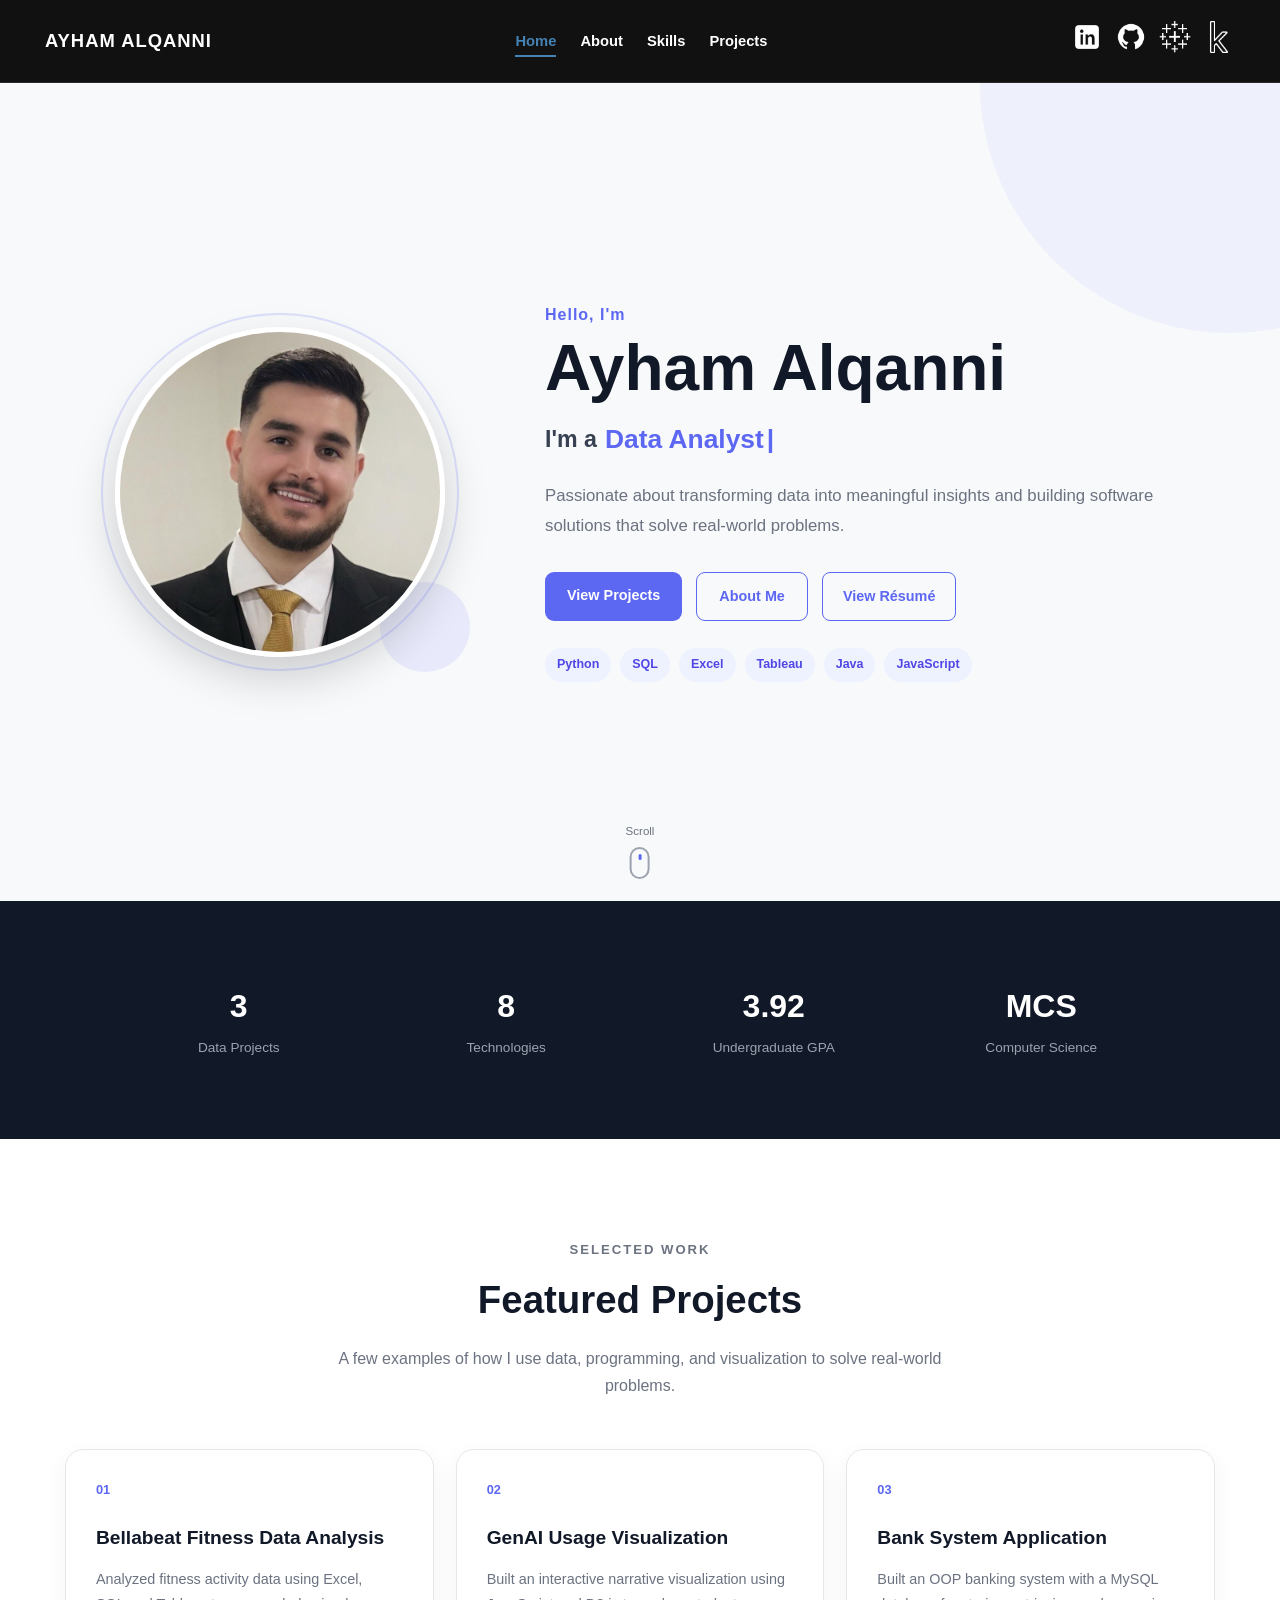
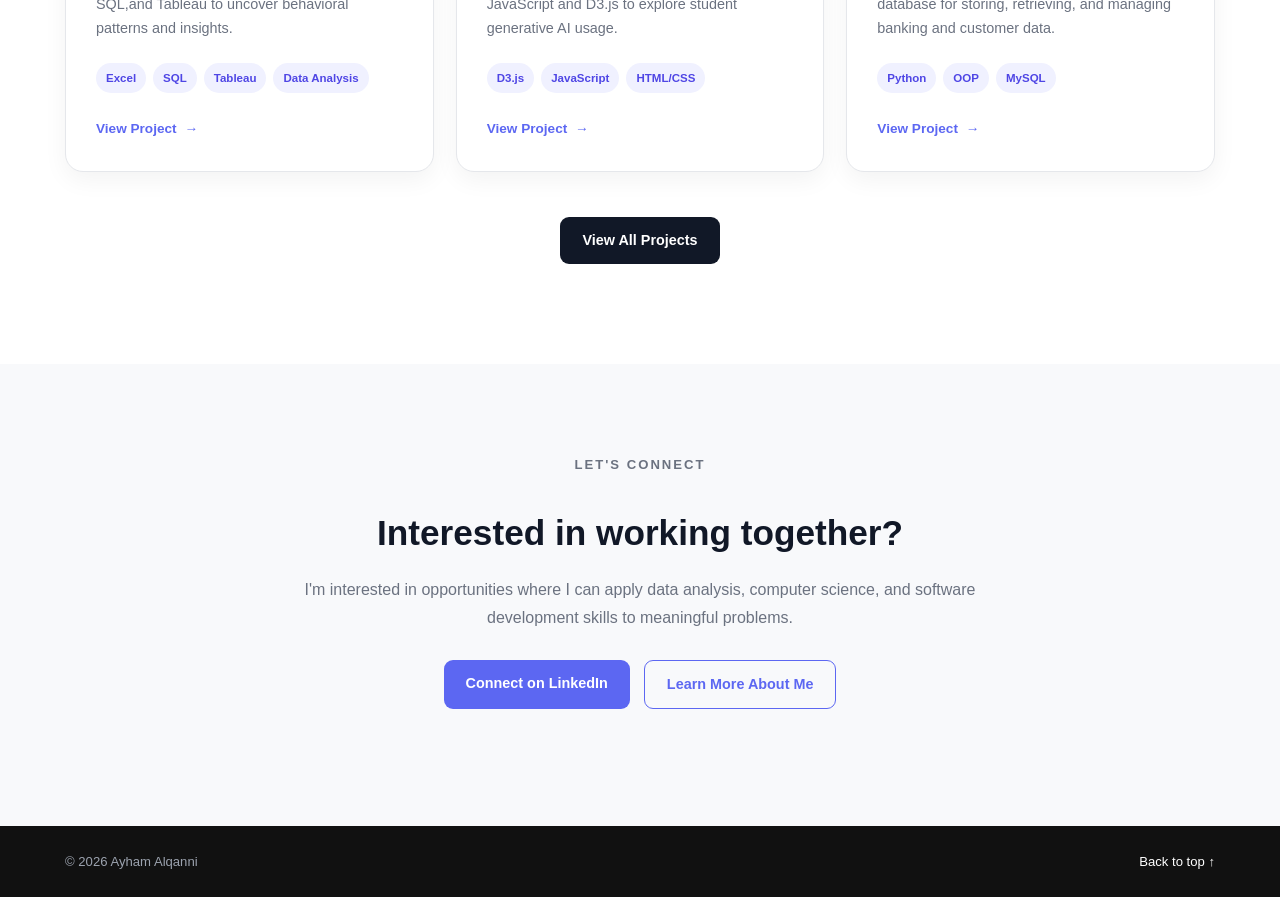
<file: index.html>
<!DOCTYPE html>
<html lang="en">
<head>
    <meta charset="UTF-8">
    <meta name="viewport" content="width=device-width, initial-scale=1.0">
    <title>Ayham Alqanni | Portfolio</title>
    <link rel="stylesheet" href="Styles/index_Style.css">
</head>
<body>

    <!-- =====================================================
         HEADER
    ====================================================== -->

    <header class="main_header">

        <div class="header_container">

            <!-- Name -->
            <div class="header_item1">
                <a href="index.html" class="logo">AYHAM ALQANNI</a>
            </div>

            <!-- Navigation -->
            <div class="header_item2">

                <nav>
                    <ul>
                        <li>
                            <a href="index.html" class="active-nav">Home</a>
                        </li>

                        <li>
                            <a href="About_Page.html">About</a>
                        </li>

                        <li>
                            <a href="Skills_Page.html">Skills</a>
                        </li>

                        <li>
                            <a href="Projects_Page.html">Projects</a>
                        </li>
                    </ul>
                </nav>

            </div>

            <!-- Social Links -->
            <div class="header_item3">

                <nav>
                    <ul>
                        <li>
                            <a href="https://www.linkedin.com/in/ayham-alqanni" target="_blank"
                                rel="noopener noreferrer">
                                <img src="Images/Linkedin_Icon.png" alt="LinkedIn"></a>
                        </li>

                        <li>
                            <a href="https://www.github.com/AyhamAAlqanni" target="_blank"
                                rel="noopener noreferrer">
                                <img src="Images/Github_Icon.png" alt="GitHub"></a>
                        </li>

                        <li>
                            <a href="https://public.tableau.com/app/profile/ayham.alqanni" target="_blank"
                                rel="noopener noreferrer">
                                <img src="Images/Tableau_Icon.png" alt="Tableau"></a>
                        </li>

                        <li>
                            <a href="https://www.kaggle.com/ayhamalqanni" target="_blank"
                                rel="noopener noreferrer">
                                <img src="Images/Kaggle_Icon.png" alt="Kaggle"></a>
                        </li>
                    </ul>
                </nav>

            </div>


            <!-- Mobile Menu Button -->
            <button
                class="mobile-menu-button"
                aria-label="Open navigation menu"
            >

                <span></span>
                <span></span>
                <span></span>

            </button>

        </div>

    </header>

    <!-- =====================================================
         MAIN
    ====================================================== -->

    <main class="main_body">


        <!-- =================================================
             HERO SECTION
        ================================================== -->

        <section class="hero_section">

            <div class="body_container">


                <!-- Profile Image -->
                <aside class="hero_image_container">

                    <div class="image_wrapper">

                        <img
                            class="profile_image"
                            src="Images/Profile_Photo.jpg"
                            alt="Ayham Alqanni Profile Picture"
                        >

                    </div>

                </aside>



                <!-- Hero Text -->
                <section class="hero_content">

                    <p class="hero_intro">
                        Hello, I'm
                    </p>

                    <h1>
                        Ayham Alqanni
                    </h1>


                    <!-- Animated Role -->
                    <div class="role_container">

                        <span class="role_prefix">
                            I'm a
                        </span>

                        <h2 class="dynamic-role">
                            Data Analyst
                        </h2>

                    </div>


                    <p class="hero_description">

                        Passionate about transforming data into
                        meaningful insights and building software
                        solutions that solve real-world problems.

                    </p>



                    <!-- Buttons -->
                    <div class="hero_buttons">

                        <a
                            href="Projects_Page.html"
                            class="primary_button"
                        >
                            View Projects
                        </a>

                        <a
                            href="About_Page.html"
                            class="secondary_button"
                        >
                            About Me
                        </a>

                        <a
                            href="Files/Resume_08_2026.pdf"
                            target="_blank"
                            rel="noopener noreferrer"
                            class="resume-button"
                        >
                            View Résumé
                        </a>

                    </div>



                    <!-- Skills Preview -->
                    <div class="hero_skills">

                        <span>Python</span>
                        <span>SQL</span>
                        <span>Excel</span>
                        <span>Tableau</span>
                        <span>Java</span>
                        <span>JavaScript</span>

                    </div>

                </section>

            </div>


            <!-- Scroll Indicator -->
            <a
                href="#quick-stats"
                class="scroll_indicator"
                aria-label="Scroll down"
            >

                <span>
                    Scroll
                </span>

                <div class="scroll_mouse">

                    <div class="scroll_wheel"></div>

                </div>

            </a>

        </section>



        <!-- =================================================
             QUICK STATS
        ================================================== -->

        <section
            class="stats_section"
            id="quick-stats"
        >

            <div class="stats_container">


                <article class="stat_card">

                    <h2
                        class="stat_number"
                        data-target="3"
                    >
                        0
                    </h2>

                    <p>
                        Data Projects
                    </p>

                </article>


                <article class="stat_card">

                    <h2
                        class="stat_number"
                        data-target="10"
                    >
                        0
                    </h2>

                    <p>
                        Technologies
                    </p>

                </article>


                <article class="stat_card">

                    <h2 class="stat_static">
                        3.92
                    </h2>

                    <p>
                        Undergraduate GPA
                    </p>

                </article>


                <article class="stat_card">

                    <h2 class="stat_static">
                        MCS
                    </h2>

                    <p>
                        Computer Science
                    </p>

                </article>

            </div>

        </section>



        <!-- =================================================
             FEATURED WORK
        ================================================== -->

        <section class="featured_section">

            <div class="featured_container">


                <div class="section_heading">

                    <p class="section_label">
                        Selected Work
                    </p>

                    <h2>
                        Featured Projects
                    </h2>

                    <p>

                        A few examples of how I use data,
                        programming, and visualization to
                        solve real-world problems.

                    </p>

                </div>



                <div class="featured_grid">


                    <!-- Project 1 -->
                    <article class="project_card">

                        <div class="project_number">
                            01
                        </div>

                        <h3>
                            Bellabeat Fitness Data Analysis
                        </h3>

                        <p>

                            Analyzed fitness activity data using Excel, SQL,and Tableau 
                            to uncover behavioral patterns and insights.

                        </p>

                        <div class="project_tags">

                            <span>Excel</span>
                            <span>SQL</span>
                            <span>Tableau</span>
                            <span>Data Analysis</span>

                        </div>

                        <a
                            href="Projects_Page.html"
                            class="project_link"
                        >
                            View Project
                            <span>→</span>
                        </a>

                    </article>



                    <!-- Project 2 -->
                    <article class="project_card">

                        <div class="project_number">
                            02
                        </div>

                        <h3>
                            GenAI Usage Visualization
                        </h3>

                        <p>

                            Built an interactive narrative visualization using JavaScript and D3.js 
                            to explore student generative AI usage.

                        </p>

                        <div class="project_tags">

                            <span>D3.js</span>
                            <span>JavaScript</span>
                            <span>HTML/CSS</span>

                        </div>

                        <a
                            href="Projects_Page.html"
                            class="project_link"
                        >
                            View Project
                            <span>→</span>
                        </a>

                    </article>



                    <!-- Project 3 -->
                    <article class="project_card">

                        <div class="project_number">
                            03
                        </div>

                        <h3>
                            Bank System Application
                        </h3>

                        <p>

                            Built an OOP banking system with a MySQL database for storing, 
                            retrieving, and managing banking and customer data.

                        </p>

                        <div class="project_tags">

                            <span>Python</span>
                            <span>OOP</span>
                            <span>MySQL</span>

                        </div>

                        <a
                            href="Projects_Page.html"
                            class="project_link"
                        >
                            View Project
                            <span>→</span>
                        </a>

                    </article>

                </div>



                <div class="featured_button_container">

                    <a
                        href="Projects_Page.html"
                        class="view_all_button"
                    >
                        View All Projects
                    </a>

                </div>

            </div>

        </section>



        <!-- =================================================
             CONTACT CTA
        ================================================== -->

        <section class="contact_cta">

            <div class="contact_cta_container">

                <p class="section_label">
                    Let's Connect
                </p>

                <h2>
                    Interested in working together?
                </h2>

                <p>

                    I'm interested in opportunities where I can
                    apply data analysis, computer science, and
                    software development skills to meaningful
                    problems.

                </p>


                <div class="contact_links">

                    <a
                        href="https://www.linkedin.com/in/ayham-alqanni"
                        target="_blank"
                        rel="noopener noreferrer"
                        class="primary_button"
                    >
                        Connect on LinkedIn
                    </a>

                    <a
                        href="About_Page.html"
                        class="secondary_button"
                    >
                        Learn More About Me
                    </a>

                </div>

            </div>

        </section>


    </main>



    <!-- =====================================================
         FOOTER
    ====================================================== -->

    <footer class="main_footer">

        <div class="footer_container">

            <p>
                © <span id="current-year"></span>
                Ayham Alqanni
            </p>

            <a href="#">
                Back to top ↑
            </a>

        </div>

    </footer>

    <!-- JavaScript -->
    <script src="Scripts/index_Script.js"></script>

</body>

</html>
</file>
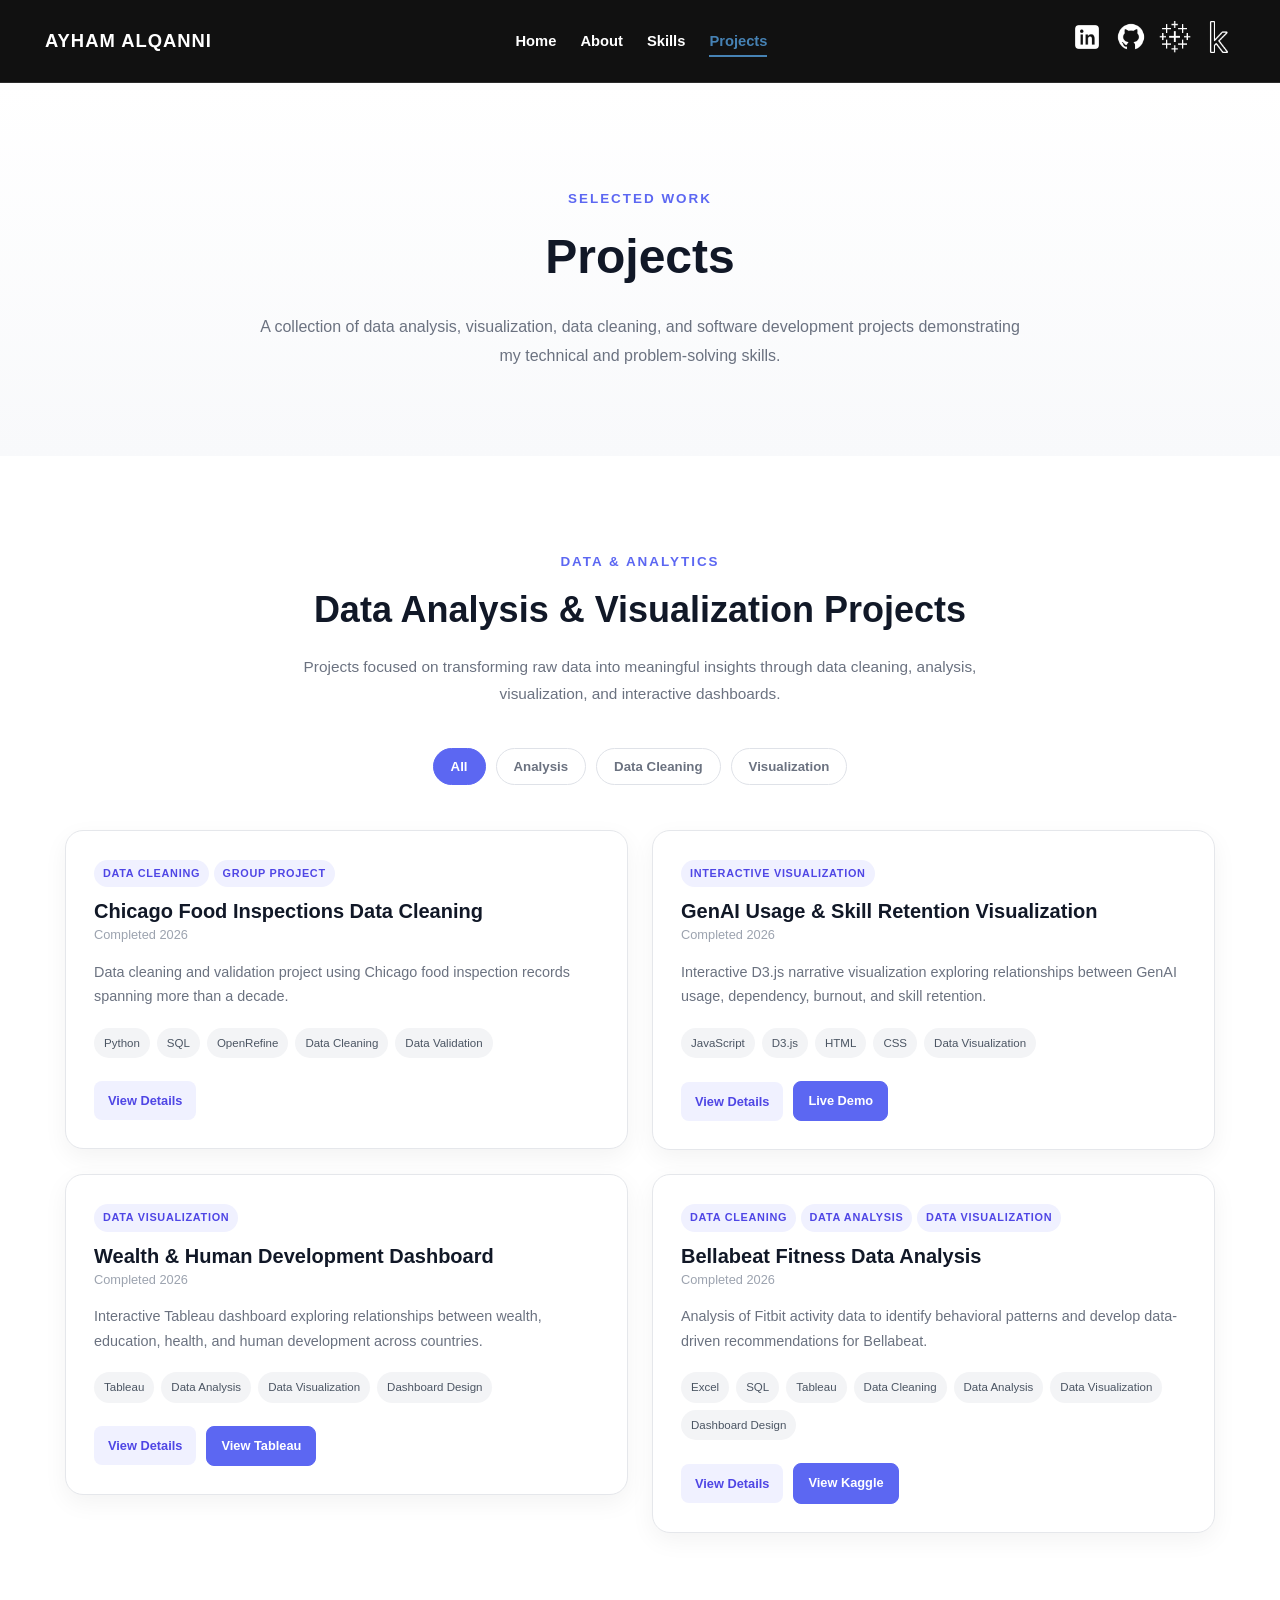
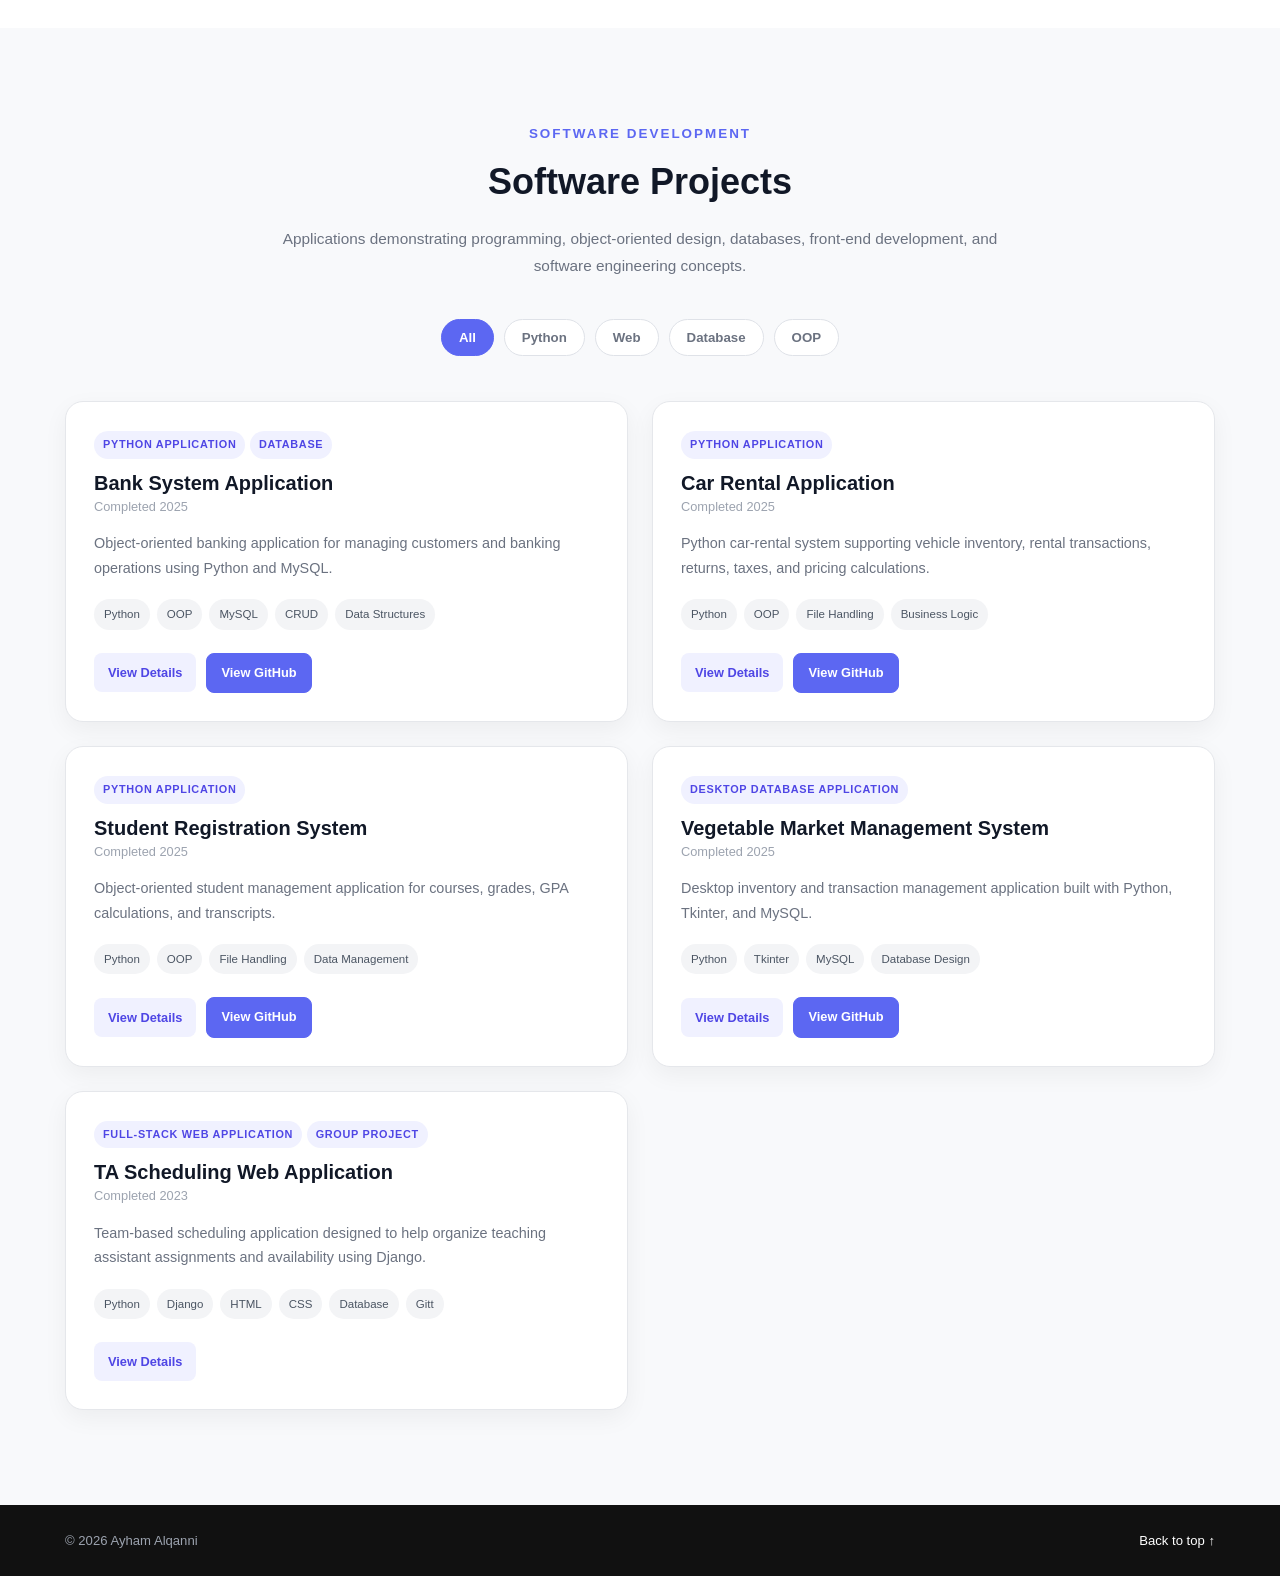
<file: Projects_Page.html>
<!DOCTYPE html>
<html lang="en">
<head>
    <meta charset="UTF-8">
    <meta name="viewport" content="width=device-width, initial-scale=1.0">
    <title>Projects</title>
    <link rel="stylesheet" href="Styles/Projects_Style.css">
</head>
<body>

    <!-- =====================================================
         HEADER
    ====================================================== -->

    <header class="main_header">

        <div class="header_container">

            <!-- Name -->
            <div class="header_item1">
                <a href="index.html" class="logo">AYHAM ALQANNI</a>
            </div>

            <!-- Navigation -->
            <div class="header_item2">

                <nav>
                    <ul>
                        <li>
                            <a href="index.html">Home</a>
                        </li>

                        <li>
                            <a href="About_Page.html">About</a>
                        </li>

                        <li>
                            <a href="Skills_Page.html">Skills</a>
                        </li>

                        <li>
                            <a href="Projects_Page.html" class="active-nav">Projects</a>
                        </li>
                    </ul>
                </nav>

            </div>

            <!-- Social Links -->
            <div class="header_item3">

                <nav>
                    <ul>
                        <li>
                            <a href="https://www.linkedin.com/in/ayham-alqanni" target="_blank"
                                rel="noopener noreferrer">
                                <img src="Images/Linkedin_Icon.png" alt="LinkedIn"></a>
                        </li>

                        <li>
                            <a href="https://www.github.com/AyhamAAlqanni" target="_blank"
                                rel="noopener noreferrer">
                                <img src="Images/Github_Icon.png" alt="GitHub"></a>
                        </li>

                        <li>
                            <a href="https://public.tableau.com/app/profile/ayham.alqanni" target="_blank"
                                rel="noopener noreferrer">
                                <img src="Images/Tableau_Icon.png" alt="Tableau"></a>
                        </li>

                        <li>
                            <a href="https://www.kaggle.com/ayhamalqanni" target="_blank"
                                rel="noopener noreferrer">
                                <img src="Images/Kaggle_Icon.png" alt="Kaggle"></a>
                        </li>
                    </ul>
                </nav>

            </div>


            <!-- Mobile Menu Button -->
            <button
                class="mobile-menu-button"
                aria-label="Open navigation menu"
            >

                <span></span>
                <span></span>
                <span></span>

            </button>

        </div>

    </header>


    <!-- =====================================================
         MAIN CONTENT
    ====================================================== -->

    <main class="projects-page">


        <!-- =====================================================
             PROJECTS HERO
        ====================================================== -->

        <section class="projects-hero">

            <div class="projects-hero-container">

                <p class="section-label">
                    Selected Work
                </p>

                <h1>
                    Projects
                </h1>

                <p class="projects-hero-description">
                    A collection of data analysis,
                    visualization, data cleaning,
                    and software development projects
                    demonstrating my technical and
                    problem-solving skills.
                </p>

            </div>

        </section>



        <!-- =====================================================
             DATA ANALYSIS PROJECTS
        ====================================================== -->

        <section
            class="project-section data-projects-section"
            id="data-projects"
        >

            <div class="projects-container">


                <!-- Section Heading -->
                <div class="project-section-heading">

                    <p class="section-label">
                        Data & Analytics
                    </p>

                    <h2>
                        Data Analysis & Visualization Projects
                    </h2>

                    <p>
                        Projects focused on transforming raw
                        data into meaningful insights through
                        data cleaning, analysis, visualization,
                        and interactive dashboards.
                    </p>

                </div>



                <!-- Data Project Filters -->
                <div class="project-filters">

                    <button
                        class="project-filter active"
                        data-section="data"
                        data-filter="all"
                    >
                        All
                    </button>

                    <button
                        class="project-filter"
                        data-section="data"
                        data-filter="analysis"
                    >
                        Analysis
                    </button>

                    <button
                        class="project-filter"
                        data-section="data"
                        data-filter="cleaning"
                    >
                        Data Cleaning
                    </button>

                    <button
                        class="project-filter"
                        data-section="data"
                        data-filter="visualization"
                    >
                        Visualization
                    </button>

                </div>



                <!-- Data Projects Grid -->
                <div
                    class="projects-grid"
                    data-project-group="data"
                >



                    <!-- =========================================
                         CHICAGO FOOD INSPECTIONS
                    ========================================== -->

                    <article
                        class="project-card"
                        data-category="cleaning analysis"
                    >

                        <div class="project-card-header">

                            <span class="project-type">
                                DATA CLEANING
                            </span>

                            <span class="project-type">
                                GROUP PROJECT
                            </span>

                            <h3>
                                Chicago Food Inspections Data Cleaning
                            </h3>

                            <p class="certificate-date">
                                Completed 2026
                            </p>

                        </div>


                        <p class="project-short-description">
                            Data cleaning and validation project using
                            Chicago food inspection records spanning
                            more than a decade.
                        </p>


                        <div class="project-tags">

                            <span>Python</span>
                            <span>SQL</span>
                            <span>OpenRefine</span>
                            <span>Data Cleaning</span>
                            <span>Data Validation</span>

                        </div>


                        <div class="project-actions">

                            <button class="project-details-button">
                                View Details
                            </button>

                        </div>


                        <div class="project-extra">

                            <h4>
                                Project Overview
                            </h4>

                            <p>
                                Profiled and cleaned a large public
                                food-inspection dataset to improve
                                consistency, quality, and usability
                                for future analysis.
                            </p>


                            <h4>
                                What I Did
                            </h4>

                            <ul>

                                <li>
                                    Prepared the dataset description and database schema
                                </li>

                                <li>
                                    Removed records unsuitable for
                                    inspection analysis.
                                </li>

                                <li>
                                    Implemented the SQL row filtering operations
                                </li>

                                <li>
                                    Wrote the project report
                                </li>

                            </ul>

                        </div>

                    </article>


                    <!-- =========================================
                         GENAI NARRATIVE VISUALIZATION
                    ========================================== -->

                    <article
                        class="project-card"
                        data-category="visualization analysis"
                    >

                        <div class="project-card-header">

                            <span class="project-type">
                                INTERACTIVE VISUALIZATION
                            </span>

                            <h3>
                                GenAI Usage & Skill Retention Visualization
                            </h3>

                            <p class="certificate-date">
                                Completed 2026
                            </p>

                        </div>


                        <p class="project-short-description">
                            Interactive D3.js narrative visualization
                            exploring relationships between GenAI usage,
                            dependency, burnout, and skill retention.
                        </p>


                        <div class="project-tags">

                            <span>JavaScript</span>
                            <span>D3.js</span>
                            <span>HTML</span>
                            <span>CSS</span>
                            <span>Data Visualization</span>

                        </div>


                        <div class="project-actions">

                            <button class="project-details-button">
                                View Details
                            </button>

                            <a
                                href="https://ayhamaalqanni.github.io/CS416-Narrative-Viz/"
                                target="_blank"
                                rel="noopener noreferrer"
                                class="project-link primary-link"
                            >
                                Live Demo
                            </a>

                        </div>


                        <div class="project-extra">

                            <h4>
                                Project Overview
                            </h4>

                            <p>
                                Built a multi-scene interactive narrative
                                visualization to examine how student
                                GenAI usage relates to skill retention
                                and burnout.
                            </p>


                            <h4>
                                What I Built
                            </h4>

                            <ul>

                                <li>
                                    Interactive D3.js scatterplots.
                                </li>

                                <li>
                                    Multi-scene narrative structure.
                                </li>

                                <li>
                                    Burnout and dependency filters.
                                </li>

                                <li>
                                    Interactive tooltips and annotations.
                                </li>

                                <li>
                                    Responsive web layout.
                                </li>

                            </ul>


                            <div class="project-links">

                                <a
                                    href="https://ayhamaalqanni.github.io/CS416-Narrative-Viz/"
                                    target="_blank"
                                    rel="noopener noreferrer"
                                >
                                    Live Visualization
                                </a>

                                <a
                                    href="https://github.com/AyhamAAlqanni/CS416-Narrative-Viz"
                                    target="_blank"
                                    rel="noopener noreferrer"
                                >
                                    GitHub Repository
                                </a>

                            </div>

                        </div>

                    </article>


                    <!-- =========================================
                         WEALTH & HUMAN DEVELOPMENT
                    ========================================== -->

                    <article
                        class="project-card"
                        data-category="analysis visualization"
                    >

                        <div class="project-card-header">

                            <span class="project-type">
                                DATA VISUALIZATION
                            </span>

                            <h3>
                                Wealth & Human Development Dashboard
                            </h3>

                            <p class="certificate-date">
                                Completed 2026
                            </p>

                        </div>


                        <p class="project-short-description">
                            Interactive Tableau dashboard exploring
                            relationships between wealth, education,
                            health, and human development across countries.
                        </p>


                        <div class="project-tags">

                            <span>Tableau</span>
                            <span>Data Analysis</span>
                            <span>Data Visualization</span>
                            <span>Dashboard Design</span>

                        </div>


                        <div class="project-actions">

                            <button class="project-details-button">
                                View Details
                            </button>

                            <a
                                href="https://public.tableau.com/views/WealthandHumanDevelopmentAcrossCountries/Dashboard?:language=en-US&:sid=&:redirect=auth&:display_count=n&:origin=viz_share_link"
                                target="_blank"
                                rel="noopener noreferrer"
                                class="project-link primary-link"
                            >
                                View Tableau
                            </a>

                        </div>


                        <div class="project-extra">

                            <h4>
                                Project Overview
                            </h4>

                            <p>
                                Analyzed multi-year UNDP data to examine
                                how economic wealth relates to education,
                                health, and overall human development.
                            </p>


                            <h4>
                                What I Did
                            </h4>

                            <ul>

                                <li>
                                    Aggregated country-level indicators
                                    across multiple years.
                                </li>

                                <li>
                                    Created scatterplots comparing
                                    income with education and health.
                                </li>

                                <li>
                                    Built an interactive HDI map.
                                </li>

                                <li>
                                    Added cross-filtering and interactive
                                    dashboard controls.
                                </li>

                            </ul>


                            <div class="project-links">

                                <a
                                    href="https://public.tableau.com/views/WealthandHumanDevelopmentAcrossCountries/Dashboard?:language=en-US&:sid=&:redirect=auth&:display_count=n&:origin=viz_share_link"
                                    target="_blank"
                                    rel="noopener noreferrer"
                                >
                                    Tableau Dashboard
                                </a>

                            </div>

                        </div>

                    </article>



                    <!-- =========================================
                         BELLABEAT
                    ========================================== -->

                    <article
                        class="project-card"
                        data-category="analysis visualization cleaning"
                    >

                        <div class="project-card-header">

                            <span class="project-type">
                                DATA CLEANING
                            </span>

                            <span class="project-type">
                                DATA ANALYSIS
                            </span>

                            <span class="project-type">
                                DATA VISUALIZATION
                            </span>

                            <h3>
                                Bellabeat Fitness Data Analysis
                            </h3>

                            <p class="certificate-date">
                                Completed 2026
                            </p>

                        </div>


                        <p class="project-short-description">
                            Analysis of Fitbit activity data to identify
                            behavioral patterns and develop data-driven
                            recommendations for Bellabeat.
                        </p>


                        <div class="project-tags">

                            <span>Excel</span>
                            <span>SQL</span>
                            <span>Tableau</span>
                            <span>Data Cleaning</span>
                            <span>Data Analysis</span>
                            <span>Data Visualization</span>
                            <span>Dashboard Design</span>

                        </div>


                        <div class="project-actions">

                            <button class="project-details-button">
                                View Details
                            </button>

                            <a
                                href="https://www.kaggle.com/code/ayhamalqanni/bellabeat-case-study"
                                target="_blank"
                                rel="noopener noreferrer"
                                class="project-link primary-link"
                            >
                                View Kaggle
                            </a>

                        </div>


                        <div class="project-extra">

                            <h4>
                                Project Overview
                            </h4>

                            <p>
                                Examined fitness tracker data to identify
                                relationships between physical activity,
                                calories, heart rate, and sleep behavior.
                            </p>


                            <h4>
                                Skills Used
                            </h4>

                            <ul>

                                <li>
                                    Data preparation and cleaning.
                                </li>

                                <li>
                                    SQL querying and aggregation.
                                </li>

                                <li>
                                    Exploratory data analysis.
                                </li>

                                <li>
                                    Tableau dashboard development.
                                </li>

                                <li>
                                    Insight communication and recommendations.
                                </li>

                            </ul>


                            <div class="project-links">

                                <a
                                    href="https://www.kaggle.com/code/ayhamalqanni/bellabeat-case-study"
                                    target="_blank"
                                    rel="noopener noreferrer"
                                >
                                    Kaggle
                                </a>

                                <a
                                    href="https://public.tableau.com/shared/NNJF5ZHFT?:display_count=n&:origin=viz_share_link"
                                    target="_blank"
                                    rel="noopener noreferrer"
                                >
                                    Tableau
                                </a>

                                <a
                                    href="Files/Bellabeat_Presentation.pdf"
                                    target="_blank"
                                    rel="noopener noreferrer"
                                >
                                    Presentation
                                </a>

                            </div>

                        </div>

                    </article>   


                </div>

            </div>

        </section>



        <!-- =====================================================
             SOFTWARE PROJECTS
        ====================================================== -->

        <section
            class="project-section software-projects-section"
            id="software-projects"
        >

            <div class="projects-container">


                <!-- Section Heading -->
                <div class="project-section-heading">

                    <p class="section-label">
                        Software Development
                    </p>

                    <h2>
                        Software Projects
                    </h2>

                    <p>
                        Applications demonstrating programming,
                        object-oriented design, databases,
                        front-end development, and software
                        engineering concepts.
                    </p>

                </div>



                <!-- Software Filters -->
                <div class="project-filters">

                    <button
                        class="project-filter active"
                        data-section="software"
                        data-filter="all"
                    >
                        All
                    </button>

                    <button
                        class="project-filter"
                        data-section="software"
                        data-filter="python"
                    >
                        Python
                    </button>

                    <button
                        class="project-filter"
                        data-section="software"
                        data-filter="web"
                    >
                        Web
                    </button>

                    <button
                        class="project-filter"
                        data-section="software"
                        data-filter="database"
                    >
                        Database
                    </button>

                    <button
                        class="project-filter"
                        data-section="software"
                        data-filter="oop"
                    >
                        OOP
                    </button>

                </div>



                <!-- Software Grid -->
                <div
                    class="projects-grid"
                    data-project-group="software"
                >


                    <!-- =========================================
                         BANK SYSTEM
                    ========================================== -->

                    <article
                        class="project-card"
                        data-category="python oop database"
                    >

                        <div class="project-card-header">

                            <span class="project-type">
                                PYTHON APPLICATION
                            </span>

                            <span class="project-type">
                                DATABASE
                            </span>

                            <h3>
                                Bank System Application
                            </h3>

                            <p class="certificate-date">
                                Completed 2025
                            </p>

                        </div>


                        <p class="project-short-description">
                            Object-oriented banking application
                            for managing customers and banking
                            operations using Python and MySQL.
                        </p>


                        <div class="project-tags">

                            <span>Python</span>
                            <span>OOP</span>
                            <span>MySQL</span>
                            <span>CRUD</span>
                            <span>Data Structures</span>

                        </div>


                        <div class="project-actions">

                            <button class="project-details-button">
                                View Details
                            </button>

                            <a
                                href="https://github.com/AyhamAAlqanni/Banking-System"
                                target="_blank"
                                rel="noopener noreferrer"
                                class="project-link primary-link"
                            >
                                View GitHub
                            </a>

                        </div>


                        <div class="project-extra">

                            <h4>
                                Project Overview
                            </h4>

                            <p>
                                Built an object-oriented banking system with reusable classes and structured 
                                customer-management functionality, integrated with a MySQL database for storing, 
                                retrieving, and managing banking and customer data.
                            </p>


                            <h4>
                                Skills Used
                            </h4>

                            <ul>

                                <li>
                                    Object-oriented programming.
                                </li>

                                <li>
                                    Class and object design.
                                </li>

                                <li>
                                    MySQL database integration.
                                </li>

                                <li>
                                    CRUD operations.
                                </li>

                                <li>
                                    Database-driven data management.
                                </li>

                                <li>
                                    Structured program architecture.
                                </li>

                            </ul>


                            <div class="project-links">

                                <a
                                    href="https://github.com/AyhamAAlqanni/Banking-System"
                                    target="_blank"
                                    rel="noopener noreferrer"
                                >
                                    GitHub Repository
                                </a>

                            </div>

                        </div>

                    </article>



                    <!-- =========================================
                         CAR RENTAL
                    ========================================== -->

                    <article
                        class="project-card"
                        data-category="python oop"
                    >

                        <div class="project-card-header">

                            <span class="project-type">
                                PYTHON APPLICATION
                            </span>

                            <h3>
                                Car Rental Application
                            </h3>

                            <p class="certificate-date">
                                Completed 2025
                            </p>

                        </div>


                        <p class="project-short-description">
                            Python car-rental system supporting
                            vehicle inventory, rental transactions,
                            returns, taxes, and pricing calculations.
                        </p>


                        <div class="project-tags">

                            <span>Python</span>
                            <span>OOP</span>
                            <span>File Handling</span>
                            <span>Business Logic</span>

                        </div>


                        <div class="project-actions">

                            <button class="project-details-button">
                                View Details
                            </button>

                            <a
                                href="https://github.com/AyhamAAlqanni/Car-Rental-App"
                                target="_blank"
                                rel="noopener noreferrer"
                                class="project-link primary-link"
                            >
                                View GitHub
                            </a>

                        </div>


                        <div class="project-extra">

                            <h4>
                                Project Overview
                            </h4>

                            <p>
                                Designed a Python application that models
                                car-rental operations including inventory,
                                customer rentals, returns, pricing,
                                insurance, and taxes.
                            </p>


                            <h4>
                                Skills Used
                            </h4>

                            <ul>

                                <li>
                                    Object-oriented programming.
                                </li>

                                <li>
                                    File persistence.
                                </li>

                                <li>
                                    Input validation.
                                </li>

                                <li>
                                    Cost and tax calculations.
                                </li>

                            </ul>


                            <div class="project-links">

                                <a
                                    href="https://github.com/AyhamAAlqanni/Car-Rental-App"
                                    target="_blank"
                                    rel="noopener noreferrer"
                                >
                                    GitHub Repository
                                </a>

                            </div>

                        </div>

                    </article>



                    <!-- =========================================
                         STUDENT REGISTRATION
                    ========================================== -->

                    <article
                        class="project-card"
                        data-category="python oop"
                    >

                        <div class="project-card-header">

                            <span class="project-type">
                                PYTHON APPLICATION
                            </span>

                            <h3>
                                Student Registration System
                            </h3>

                            <p class="certificate-date">
                                Completed 2025
                            </p>

                        </div>


                        <p class="project-short-description">
                            Object-oriented student management
                            application for courses, grades,
                            GPA calculations, and transcripts.
                        </p>


                        <div class="project-tags">

                            <span>Python</span>
                            <span>OOP</span>
                            <span>File Handling</span>
                            <span>Data Management</span>

                        </div>


                        <div class="project-actions">

                            <button class="project-details-button">
                                View Details
                            </button>

                            <a
                                href="https://github.com/AyhamAAlqanni/Students-Registration-System"
                                target="_blank"
                                rel="noopener noreferrer"
                                class="project-link primary-link"
                            >
                                View GitHub
                            </a>

                        </div>


                        <div class="project-extra">

                            <h4>
                                Project Overview
                            </h4>

                            <p>
                                Created a Python registration system
                                capable of managing students, courses,
                                grades, GPA calculations, and transcript
                                information.
                            </p>


                            <h4>
                                Skills Used
                            </h4>

                            <ul>

                                <li>
                                    Object-oriented design.
                                </li>

                                <li>
                                    Student and course management.
                                </li>

                                <li>
                                    GPA calculation logic.
                                </li>

                                <li>
                                    File-based data persistence.
                                </li>

                            </ul>


                            <div class="project-links">

                                <a
                                    href="https://github.com/AyhamAAlqanni/Students-Registration-System"
                                    target="_blank"
                                    rel="noopener noreferrer"
                                >
                                    GitHub Repository
                                </a>

                            </div>

                        </div>

                    </article>


                    <!-- =========================================
                         VEGETABLE MARKET
                    ========================================== -->

                    <article
                        class="project-card"
                        data-category="python database"
                    >

                        <div class="project-card-header">

                            <span class="project-type">
                                DESKTOP DATABASE APPLICATION
                            </span>

                            <h3>
                                Vegetable Market Management System
                            </h3>

                            <p class="certificate-date">
                                Completed 2025
                            </p>

                        </div>


                        <p class="project-short-description">
                            Desktop inventory and transaction
                            management application built with
                            Python, Tkinter, and MySQL.
                        </p>


                        <div class="project-tags">

                            <span>Python</span>
                            <span>Tkinter</span>
                            <span>MySQL</span>
                            <span>Database Design</span>

                        </div>


                        <div class="project-actions">

                            <button class="project-details-button">
                                View Details
                            </button>

                            <a
                                href="https://github.com/AyhamAAlqanni/Vegetables-Market"
                                target="_blank"
                                rel="noopener noreferrer"
                                class="project-link primary-link"
                            >
                                View GitHub
                            </a>

                        </div>


                        <div class="project-extra">

                            <h4>
                                Project Overview
                            </h4>

                            <p>
                                Built a graphical management system
                                for inventory, suppliers, and sales
                                transactions backed by a MySQL database.
                            </p>


                            <h4>
                                Skills Used
                            </h4>

                            <ul>

                                <li>
                                    Python GUI development.
                                </li>

                                <li>
                                    MySQL database integration.
                                </li>

                                <li>
                                    CRUD database operations.
                                </li>

                                <li>
                                    Inventory management logic.
                                </li>

                            </ul>


                            <div class="project-links">

                                <a
                                    href="https://github.com/AyhamAAlqanni/Vegetables-Market"
                                    target="_blank"
                                    rel="noopener noreferrer"
                                >
                                    GitHub Repository
                                </a>

                            </div>

                        </div>

                    </article>


                    <!-- =========================================
                         TA SCHEDULING
                    ========================================== -->

                    <article
                        class="project-card"
                        data-category="python web database"
                    >

                        <div class="project-card-header">

                            <span class="project-type">
                                FULL-STACK WEB APPLICATION
                            </span>

                            <span class="project-type">
                                GROUP PROJECT
                            </span>

                            <h3>
                                TA Scheduling Web Application
                            </h3>

                            <p class="certificate-date">
                                Completed 2023
                            </p>

                        </div>


                        <p class="project-short-description">
                            Team-based scheduling application designed
                            to help organize teaching assistant
                            assignments and availability using Django.
                        </p>


                        <div class="project-tags">
                            
                            <span>Python</span>
                            <span>Django</span>
                            <span>HTML</span>
                            <span>CSS</span>
                            <span>Database</span>
                            <span>Gitt</span>

                        </div>


                        <div class="project-actions">

                            <button class="project-details-button">
                                View Details
                            </button>

                        </div>


                        <div class="project-extra">

                            <h4>
                                Project Overview
                            </h4>

                            <p>
                                Developed as part of a team a full-stack web application
                                for managing university teaching assistant scheduling and 
                                course assignments using Django and a relational database.
                            </p>


                            <h4>
                                Skills Used
                            </h4>

                            <ul>

                                <li>
                                    Full-stack web development using
                                    Python and Django.
                                </li>

                                <li>
                                    Role-based authentication and
                                    authorization.
                                </li>

                                <li>
                                    CRUD functionality for managing
                                    application data.
                                </li>

                                <li>
                                    Relational database integration.
                                </li>

                                <li>
                                    Unit and integration testing to
                                    improve application reliability.
                                </li>

                                <li>
                                    Agile team collaboration and
                                    version control using Git.
                                </li>

                            </ul>

                        </div>

                    </article>

                    


                </div>

            </div>

        </section>


    </main>



    <!-- =====================================================
         FOOTER
    ====================================================== -->

    <footer class="main_footer">

        <div class="footer_container">

            <p>
                © <span id="current-year"></span>
                Ayham Alqanni
            </p>

            <a href="#">
                Back to top ↑
            </a>

        </div>

    </footer>



    <script src="Scripts/Projects_Script.js"></script>


    
</body>
</html>
</file>
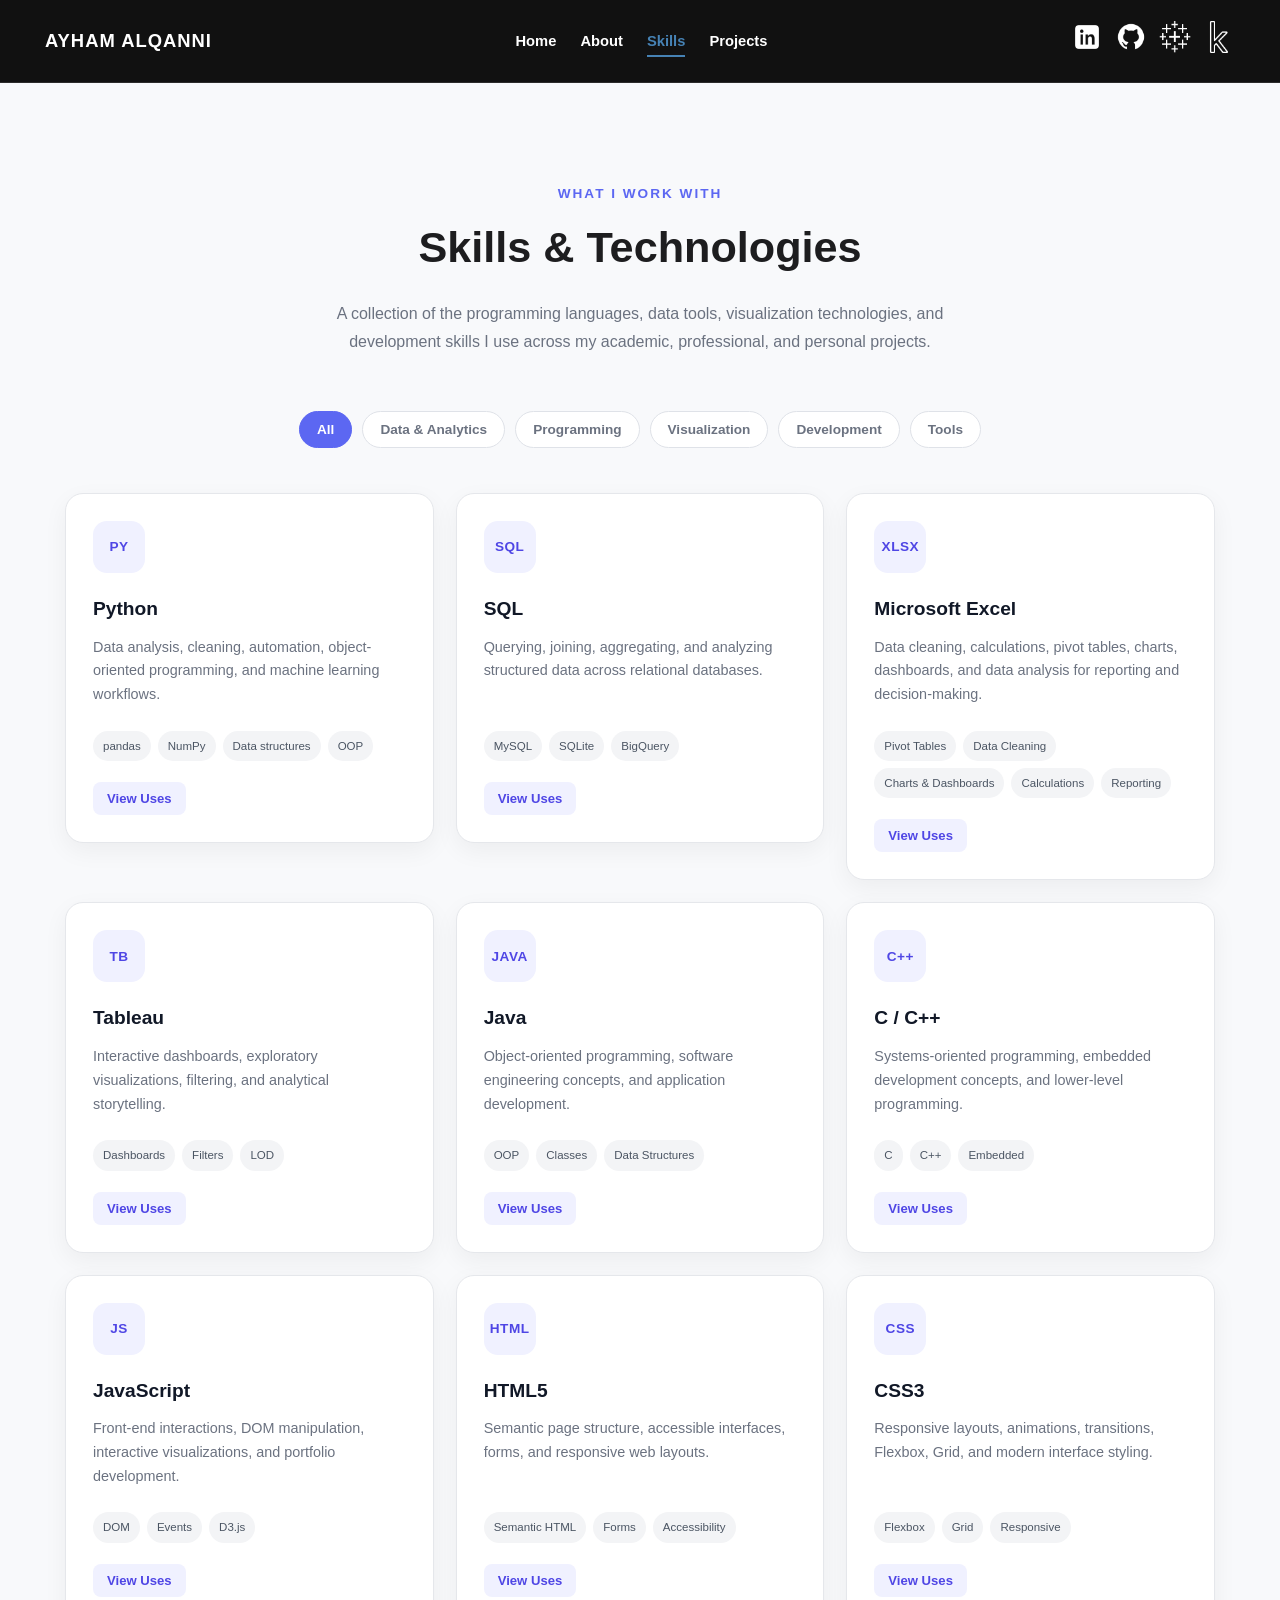
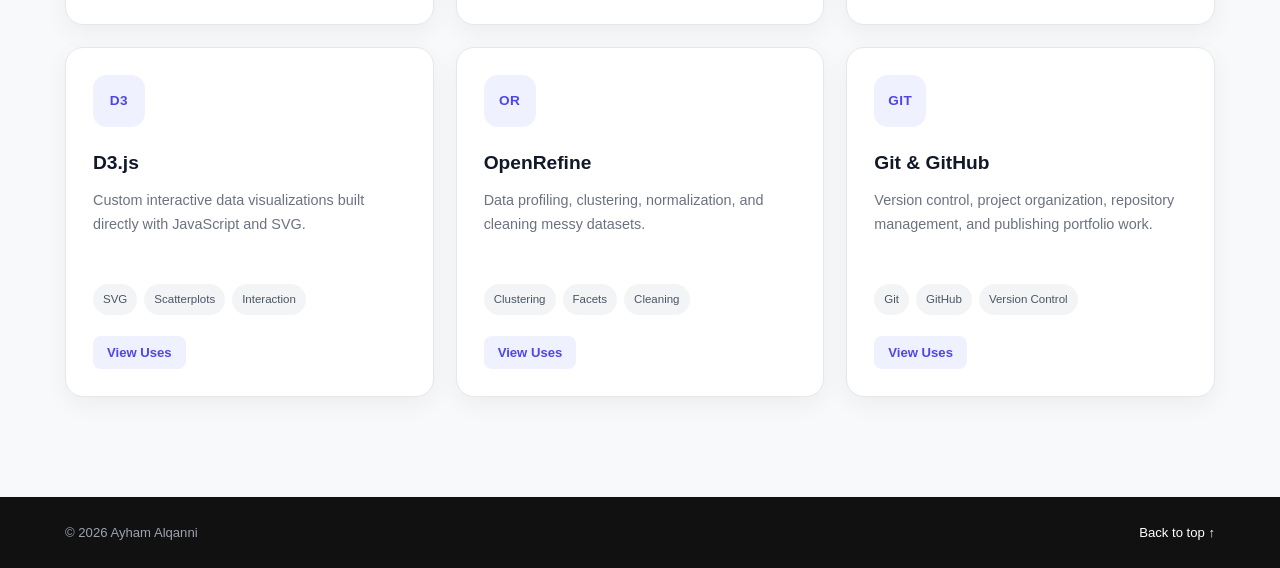
<file: Skills_Page.html>
<!DOCTYPE html>
<html lang="en">
<head>
    <meta charset="UTF-8">
    <meta name="viewport" content="width=device-width, initial-scale=1.0">
    <title>Skills</title>
    <link rel="stylesheet" href="Styles/Skills_Style.css">
</head>
<body>

    <!-- =====================================================
         HEADER
    ====================================================== -->

    <header class="main_header">

        <div class="header_container">

            <!-- Name -->
            <div class="header_item1">
                <a href="index.html" class="logo">AYHAM ALQANNI</a>
            </div>

            <!-- Navigation -->
            <div class="header_item2">

                <nav>
                    <ul>
                        <li>
                            <a href="index.html">Home</a>
                        </li>

                        <li>
                            <a href="About_Page.html">About</a>
                        </li>

                        <li>
                            <a href="Skills_Page.html" class="active-nav">Skills</a>
                        </li>

                        <li>
                            <a href="Projects_Page.html">Projects</a>
                        </li>
                    </ul>
                </nav>

            </div>

            <!-- Social Links -->
            <div class="header_item3">

                <nav>
                    <ul>
                        <li>
                            <a href="https://www.linkedin.com/in/ayham-alqanni" target="_blank"
                                rel="noopener noreferrer">
                                <img src="Images/Linkedin_Icon.png" alt="LinkedIn"></a>
                        </li>

                        <li>
                            <a href="https://www.github.com/AyhamAAlqanni" target="_blank"
                                rel="noopener noreferrer">
                                <img src="Images/Github_Icon.png" alt="GitHub"></a>
                        </li>

                        <li>
                            <a href="https://public.tableau.com/app/profile/ayham.alqanni" target="_blank"
                                rel="noopener noreferrer">
                                <img src="Images/Tableau_Icon.png" alt="Tableau"></a>
                        </li>

                        <li>
                            <a href="https://www.kaggle.com/ayhamalqanni" target="_blank"
                                rel="noopener noreferrer">
                                <img src="Images/Kaggle_Icon.png" alt="Kaggle"></a>
                        </li>
                    </ul>
                </nav>

            </div>


            <!-- Mobile Menu Button -->
            <button
                class="mobile-menu-button"
                aria-label="Open navigation menu"
            >

                <span></span>
                <span></span>
                <span></span>

            </button>

        </div>

    </header>


    <!-- =========================
         Skills Section
    ========================== -->

    <main class="skills-page">

        <section class="skills-section">

            <div class="skills-container">

                <!-- Header -->
                <div class="skills-heading">

                    <p class="section-label">
                        What I Work With
                    </p>

                    <h1>
                        Skills & Technologies
                    </h1>

                    <p class="skills-intro">
                        A collection of the programming languages,
                        data tools, visualization technologies,
                        and development skills I use across my
                        academic, professional, and personal projects.
                    </p>

                </div>


                <!-- =========================
                     Filter Buttons
                ========================== -->

                <div class="skills-filters">

                    <button
                        class="filter-button active"
                        data-filter="all"
                    >
                        All
                    </button>

                    <button
                        class="filter-button"
                        data-filter="data"
                    >
                        Data & Analytics
                    </button>

                    <button
                        class="filter-button"
                        data-filter="programming"
                    >
                        Programming
                    </button>

                    <button
                        class="filter-button"
                        data-filter="visualization"
                    >
                        Visualization
                    </button>

                    <button
                        class="filter-button"
                        data-filter="development"
                    >
                        Development
                    </button>

                    <button
                        class="filter-button"
                        data-filter="tools"
                    >
                        Tools
                    </button>

                </div>


                <!-- =========================
                     Skills Grid
                ========================== -->

                <div class="skills-grid">


                    <!-- Python -->
                    <article
                        class="skill-card"
                        data-category="programming data"
                    >

                        <div class="skill-icon">
                            PY
                        </div>

                        <h2>
                            Python
                        </h2>

                        <p>
                            Data analysis, cleaning, automation,
                            object-oriented programming, and
                            machine learning workflows.
                        </p>

                        <div class="skill-tags">
                            <span>pandas</span>
                            <span>NumPy</span>
                            <span>Data structures</span>
                            <span>OOP</span>
                        </div>

                        <button class="skill-details-button">
                            View Uses
                        </button>

                        <div class="skill-extra">

                            <h3>
                                How I Use It
                            </h3>

                            <ul>
                                <li>
                                    Data cleaning and transformation
                                </li>

                                <li>
                                    Exploratory data analysis
                                </li>

                                <li>
                                    Database-backend applications
                                </li>

                                <li>
                                    Machine learning coursework
                                </li>
                            </ul>

                        </div>

                    </article>


                    <!-- SQL -->
                    <article
                        class="skill-card"
                        data-category="data programming"
                    >

                        <div class="skill-icon">
                            SQL
                        </div>

                        <h2>
                            SQL
                        </h2>

                        <p>
                            Querying, joining, aggregating, and
                            analyzing structured data across
                            relational databases.
                        </p>

                        <div class="skill-tags">
                            <span>MySQL</span>
                            <span>SQLite</span>
                            <span>BigQuery</span>
                        </div>

                        <button class="skill-details-button">
                            View Uses
                        </button>

                        <div class="skill-extra">

                            <h3>
                                How I Use It
                            </h3>

                            <ul>
                                <li>
                                    Joins and subqueries
                                </li>

                                <li>
                                    Aggregation and grouping
                                </li>

                                <li>
                                    Data validation
                                </li>

                                <li>
                                    Analytical queries
                                </li>
                            </ul>

                        </div>

                    </article>


                    <!-- Excel -->
                    <article
                        class="skill-card"
                        data-category="data tools"
                    >

                        <div class="skill-icon">
                            XLSX
                        </div>

                        <h2>
                            Microsoft Excel
                        </h2>

                        <p>
                            Data cleaning, calculations, pivot tables,
                            charts, dashboards, and data analysis
                            for reporting and decision-making.
                        </p>

                        <div class="skill-tags">
                            <span>Pivot Tables</span>
                            <span>Data Cleaning</span>
                            <span>Charts & Dashboards</span>
                            <span>Calculations</span>
                            <span>Reporting</span>
                        </div>

                        <button class="skill-details-button">
                            View Uses
                        </button>

                        <div class="skill-extra">

                            <h3>
                                How I Use It
                            </h3>

                            <ul>
                                <li>
                                    Create and analyze PivotTables to summarize
                                    and explore large datasets.
                                </li>

                                <li>
                                    Clean, organize, and validate raw data
                                    for accurate analysis and reporting.
                                </li>

                                <li>
                                    Create charts and visualizations to
                                    communicate trends and insights.
                                </li>

                                <li>
                                    Build dashboards to present
                                    key metrics and analytical findings.
                                </li>

                                <li>
                                    Perform calculations using Excel formulas
                                    and functions to analyze data.
                                </li>
                            </ul>

                        </div>

                    </article>


                    <!-- Tableau -->
                    <article
                        class="skill-card"
                        data-category="visualization data"
                    >

                        <div class="skill-icon">
                            TB
                        </div>

                        <h2>
                            Tableau
                        </h2>

                        <p>
                            Interactive dashboards, exploratory
                            visualizations, filtering, and
                            analytical storytelling.
                        </p>

                        <div class="skill-tags">
                            <span>Dashboards</span>
                            <span>Filters</span>
                            <span>LOD</span>
                        </div>

                        <button class="skill-details-button">
                            View Uses
                        </button>

                        <div class="skill-extra">

                            <h3>
                                How I Use It
                            </h3>

                            <ul>
                                <li>
                                    Interactive dashboards
                                </li>

                                <li>
                                    Cross-filtering
                                </li>

                                <li>
                                    Data storytelling
                                </li>

                                <li>
                                    Analytical visualizations
                                </li>
                            </ul>

                        </div>

                    </article>


                    <!-- Java -->
                    <article
                        class="skill-card"
                        data-category="programming development"
                    >

                        <div class="skill-icon">
                            JAVA
                        </div>

                        <h2>
                            Java
                        </h2>

                        <p>
                            Object-oriented programming,
                            software engineering concepts,
                            and application development.
                        </p>

                        <div class="skill-tags">
                            <span>OOP</span>
                            <span>Classes</span>
                            <span>Data Structures</span>
                        </div>

                        <button class="skill-details-button">
                            View Uses
                        </button>

                        <div class="skill-extra">

                            <h3>
                                How I Use It
                            </h3>

                            <ul>
                                <li>
                                    Object-oriented programming
                                </li>

                                <li>
                                    Data structures
                                </li>

                                <li>
                                    Academic software projects
                                </li>
                            </ul>

                        </div>

                    </article>


                    <!-- C / C++ -->
                    <article
                        class="skill-card"
                        data-category="programming development"
                    >

                        <div class="skill-icon">
                            C++
                        </div>

                        <h2>
                            C / C++
                        </h2>

                        <p>
                            Systems-oriented programming,
                            embedded development concepts,
                            and lower-level programming.
                        </p>

                        <div class="skill-tags">
                            <span>C</span>
                            <span>C++</span>
                            <span>Embedded</span>
                        </div>

                        <button class="skill-details-button">
                            View Uses
                        </button>

                        <div class="skill-extra">

                            <h3>
                                How I Use It
                            </h3>

                            <ul>
                                <li>
                                    Embedded systems coursework
                                </li>

                                <li>
                                    Systems programming
                                </li>

                                <li>
                                    Low-level programming concepts
                                </li>
                            </ul>

                        </div>

                    </article>


                    <!-- JavaScript -->
                    <article
                        class="skill-card"
                        data-category="programming development visualization"
                    >

                        <div class="skill-icon">
                            JS
                        </div>

                        <h2>
                            JavaScript
                        </h2>

                        <p>
                            Front-end interactions, DOM manipulation,
                            interactive visualizations, and
                            portfolio development.
                        </p>

                        <div class="skill-tags">
                            <span>DOM</span>
                            <span>Events</span>
                            <span>D3.js</span>
                        </div>

                        <button class="skill-details-button">
                            View Uses
                        </button>

                        <div class="skill-extra">

                            <h3>
                                How I Use It
                            </h3>

                            <ul>
                                <li>
                                    Front-end interactivity
                                </li>

                                <li>
                                    DOM manipulation
                                </li>

                                <li>
                                    D3.js visualizations
                                </li>
                            </ul>

                        </div>

                    </article>


                    <!-- HTML -->
                    <article
                        class="skill-card"
                        data-category="development"
                    >

                        <div class="skill-icon">
                            HTML
                        </div>

                        <h2>
                            HTML5
                        </h2>

                        <p>
                            Semantic page structure,
                            accessible interfaces, forms,
                            and responsive web layouts.
                        </p>

                        <div class="skill-tags">
                            <span>Semantic HTML</span>
                            <span>Forms</span>
                            <span>Accessibility</span>
                        </div>

                        <button class="skill-details-button">
                            View Uses
                        </button>

                        <div class="skill-extra">

                            <h3>
                                How I Use It
                            </h3>

                            <ul>
                                <li>
                                    Creating web pages
                                </li>

                                <li>
                                    Academic web projects
                                </li>

                                <li>
                                    User-interface structure
                                </li>
                            </ul>

                        </div>

                    </article>


                    <!-- CSS -->
                    <article
                        class="skill-card"
                        data-category="development"
                    >

                        <div class="skill-icon">
                            CSS
                        </div>

                        <h2>
                            CSS3
                        </h2>

                        <p>
                            Responsive layouts, animations,
                            transitions, Flexbox, Grid,
                            and modern interface styling.
                        </p>

                        <div class="skill-tags">
                            <span>Flexbox</span>
                            <span>Grid</span>
                            <span>Responsive</span>
                        </div>

                        <button class="skill-details-button">
                            View Uses
                        </button>

                        <div class="skill-extra">

                            <h3>
                                How I Use It
                            </h3>

                            <ul>
                                <li>
                                    Responsive page layouts
                                </li>

                                <li>
                                    Interactive page styling
                                </li>

                                <li>
                                    Transitions and animations
                                </li>
                            </ul>

                        </div>

                    </article>


                    <!-- D3 -->
                    <article
                        class="skill-card"
                        data-category="visualization development"
                    >

                        <div class="skill-icon">
                            D3
                        </div>

                        <h2>
                            D3.js
                        </h2>

                        <p>
                            Custom interactive data visualizations
                            built directly with JavaScript and SVG.
                        </p>

                        <div class="skill-tags">
                            <span>SVG</span>
                            <span>Scatterplots</span>
                            <span>Interaction</span>
                        </div>

                        <button class="skill-details-button">
                            View Uses
                        </button>

                        <div class="skill-extra">

                            <h3>
                                How I Use It
                            </h3>

                            <ul>
                                <li>
                                    Interactive scatterplots
                                </li>

                                <li>
                                    Data-driven transitions
                                </li>

                                <li>
                                    Narrative visualization
                                </li>
                            </ul>

                        </div>

                    </article>


                    <!-- OpenRefine -->
                    <article
                        class="skill-card"
                        data-category="data tools"
                    >

                        <div class="skill-icon">
                            OR
                        </div>

                        <h2>
                            OpenRefine
                        </h2>

                        <p>
                            Data profiling, clustering,
                            normalization, and cleaning
                            messy datasets.
                        </p>

                        <div class="skill-tags">
                            <span>Clustering</span>
                            <span>Facets</span>
                            <span>Cleaning</span>
                        </div>

                        <button class="skill-details-button">
                            View Uses
                        </button>

                        <div class="skill-extra">

                            <h3>
                                How I Use It
                            </h3>

                            <ul>
                                <li>
                                    Data profiling
                                </li>

                                <li>
                                    Value normalization
                                </li>

                                <li>
                                    Clustering similar values
                                </li>
                            </ul>

                        </div>

                    </article>


                    <!-- Git -->
                    <article
                        class="skill-card"
                        data-category="tools development"
                    >

                        <div class="skill-icon">
                            GIT
                        </div>

                        <h2>
                            Git & GitHub
                        </h2>

                        <p>
                            Version control, project organization,
                            repository management, and
                            publishing portfolio work.
                        </p>

                        <div class="skill-tags">
                            <span>Git</span>
                            <span>GitHub</span>
                            <span>Version Control</span>
                        </div>

                        <button class="skill-details-button">
                            View Uses
                        </button>

                        <div class="skill-extra">

                            <h3>
                                How I Use It
                            </h3>

                            <ul>
                                <li>
                                    Project version control
                                </li>

                                <li>
                                    GitHub repositories
                                </li>

                                <li>
                                    GitHub Pages deployment
                                </li>
                            </ul>

                        </div>

                    </article>

                </div>

            </div>

        </section>

    </main>

    <!-- =====================================================
         FOOTER
    ====================================================== -->

    <footer class="main_footer">

        <div class="footer_container">

            <p>
                © <span id="current-year"></span>
                Ayham Alqanni
            </p>

            <a href="#">
                Back to top ↑
            </a>

        </div>

    </footer>

    <script src="Scripts/Skills_Script.js"></script>
    
</body>
</html>
</file>
<file: Styles/index_Style.css>
/*
===========================================================
RESET
===========================================================
*/

* {
    margin: 0;
    padding: 0;
    box-sizing: border-box;
}

html {
    scroll-behavior: smooth;
}

body {

    font-family:
        Arial,
        Helvetica,
        sans-serif;

    background: #f8f9fb;

    color: #111827;

    line-height: 1.6;
}

a {
    text-decoration: none;
}



/*
===========================================================
HEADER
===========================================================
*/

.main_header {

    position: sticky;

    top: 0;

    z-index: 1000;

    background: #111111;

    border-bottom:
        1px solid
        #2c2c2c;
}

.header_container {

    max-width: 1250px;

    height: 82px;

    margin: 0 auto;

    padding: 0 30px;

    display: flex;

    justify-content: space-between;

    align-items: center;
}



/*
===========================================================
LOGO
===========================================================
*/

.logo {

    color: #ffffff;

    font-size: 1.15rem;

    font-weight: 700;

    letter-spacing: 1px;

    transition:
        color 0.25s ease;
}

.logo:hover {
    color: steelblue;
}



/*
===========================================================
NAVIGATION
===========================================================
*/

nav ul {

    list-style: none;

    display: flex;

    align-items: center;

    gap: 24px;
}

nav ul li a {

    position: relative;

    color: #ffffff;

    font-size: 0.92rem;

    font-weight: 600;

    transition:
        color 0.25s ease;
}

.header_item2 nav ul li a::after {

    content: "";

    position: absolute;

    left: 0;

    bottom: -8px;

    width: 0;

    height: 2px;

    background: steelblue;

    transition:
        width 0.3s ease;
}

.header_item2 nav ul li a:hover {

    color: steelblue;
}

.header_item2 nav ul li a:hover::after {

    width: 100%;
}

.header_item2
.active-nav {

    color: steelblue;
}

.header_item2
.active-nav::after {

    width: 100%;
}



/*
===========================================================
SOCIAL ICONS
===========================================================
*/

.header_item3 nav ul {

    gap: 12px;
}

.header_item3 img {

    width: 32px;

    height: 32px;

    object-fit: contain;

    transition:
        transform 0.3s ease,
        filter 0.3s ease;
}

.header_item3 img:hover {

    transform:
        translateY(-3px)
        scale(1.08);

    filter:
        drop-shadow(
            0 0 8px
            steelblue
        );
}



/*
===========================================================
MOBILE MENU BUTTON
===========================================================
*/

.mobile-menu-button {

    display: none;

    border: none;

    background: transparent;

    cursor: pointer;
}

.mobile-menu-button span {

    display: block;

    width: 25px;

    height: 2px;

    margin: 5px 0;

    background: #ffffff;
}



/*
===========================================================
HERO SECTION
===========================================================
*/

.hero_section {

    position: relative;

    min-height:
        calc(100vh - 82px);

    display: flex;

    align-items: center;

    background: #f8f9fb;

    overflow: hidden;
}

.hero_section::before {

    content: "";

    position: absolute;

    width: 500px;

    height: 500px;

    top: -250px;

    right: -200px;

    border-radius: 50%;

    background:
        rgba(
            92,
            103,
            242,
            0.06
        );
}



/*
===========================================================
HERO CONTAINER
===========================================================
*/

.body_container {

    position: relative;

    z-index: 2;

    width: 100%;

    max-width: 1200px;

    margin: 0 auto;

    padding:
        70px
        30px;

    display: flex;

    align-items: center;

    justify-content: center;

    gap: 100px;
}



/*
===========================================================
PROFILE IMAGE
===========================================================
*/

.hero_image_container {

    flex-shrink: 0;
}

.image_wrapper {

    position: relative;

    width: 330px;

    height: 330px;
}

.image_wrapper::before {

    content: "";

    position: absolute;

    inset: -14px;

    border-radius: 50%;

    border:
        2px solid
        rgba(
            92,
            103,
            242,
            0.18
        );
}

.image_wrapper::after {

    content: "";

    position: absolute;

    width: 90px;

    height: 90px;

    right: -25px;

    bottom: -15px;

    border-radius: 50%;

    background:
        rgba(
            92,
            103,
            242,
            0.10
        );

    z-index: -1;
}

.profile_image {

    width: 330px;

    height: 330px;

    object-fit: cover;

    border-radius: 50%;

    border:
        5px solid
        #ffffff;

    box-shadow:
        0 20px 45px
        rgba(
            0,
            0,
            0,
            0.18
        );

    animation:
        floatImage
        4s
        ease-in-out
        infinite;
}

@keyframes floatImage {

    0%,
    100% {

        transform:
            translateY(0);
    }

    50% {

        transform:
            translateY(-12px);
    }
}



/*
===========================================================
HERO CONTENT
===========================================================
*/

.hero_content {

    max-width: 640px;
}

.hero_intro {

    margin-bottom: 5px;

    color: #5c67f2;

    font-size: 1rem;

    font-weight: 700;

    letter-spacing: 1px;
}

.hero_content h1 {

    margin-bottom: 12px;

    color: #111827;

    font-size:
        clamp(
            2.7rem,
            5vw,
            4.2rem
        );

    line-height: 1.1;
}



/*
===========================================================
ROLE ANIMATION
===========================================================
*/

.role_container {

    min-height: 48px;

    margin-bottom: 18px;

    display: flex;

    align-items: center;

    gap: 8px;

    flex-wrap: wrap;
}

.role_prefix {

    color: #374151;

    font-size: 1.45rem;

    font-weight: 600;
}

.dynamic-role {

    color: #5c67f2;

    font-size: 1.65rem;

    font-weight: 700;
}

.dynamic-role::after {

    content: "|";

    margin-left: 3px;

    animation:
        cursorBlink
        0.8s
        infinite;
}

@keyframes cursorBlink {

    0%,
    50% {

        opacity: 1;
    }

    51%,
    100% {

        opacity: 0;
    }
}



/*
===========================================================
HERO DESCRIPTION
===========================================================
*/

.hero_description {

    max-width: 620px;

    margin-bottom: 30px;

    color: #6b7280;

    font-size: 1.05rem;

    line-height: 1.8;
}



/*
===========================================================
BUTTONS
===========================================================
*/

.hero_buttons,
.contact_links {

    display: flex;

    flex-wrap: wrap;

    gap: 14px;

    margin-bottom: 27px;
}

.primary_button,
.secondary_button,
.view_all_button {

    display: inline-block;

    padding:
        12px
        22px;

    border-radius: 9px;

    font-size: 0.9rem;

    font-weight: 700;

    transition:
        transform 0.25s ease,
        box-shadow 0.25s ease,
        background 0.25s ease,
        color 0.25s ease;
}

.primary_button {

    background: #5c67f2;

    color: #ffffff;
}

.primary_button:hover {

    transform:
        translateY(-3px);

    box-shadow:
        0 10px 25px
        rgba(
            92,
            103,
            242,
            0.28
        );
}

.secondary_button {

    border:
        1px solid
        #5c67f2;

    background: transparent;

    color: #5c67f2;
}

.secondary_button:hover {

    transform:
        translateY(-3px);

    background: #5c67f2;

    color: #ffffff;
}


/*
===========================================================
RESUME BUTTON
===========================================================
*/

.resume-button {
    display: inline-flex;

    align-items: center;

    justify-content: center;

    min-height: 46px;

    padding:
        11px
        20px;

    border:
        1px solid
        #5c67f2;

    border-radius: 8px;

    background: transparent;

    color: #5c67f2;

    font-size: 0.9rem;

    font-weight: 600;

    transition:
        background 0.25s ease,
        color 0.25s ease,
        transform 0.25s ease,
        box-shadow 0.25s ease;
}


.resume-button:hover {
    transform:
        translateY(-2px);

    background: #5c67f2;

    color: #ffffff;

    box-shadow:
        0 8px 20px
        rgba(
            92,
            103,
            242,
            0.20
        );
}



/*
===========================================================
HERO SKILLS
===========================================================
*/

.hero_skills {

    display: flex;

    flex-wrap: wrap;

    gap: 9px;
}

.hero_skills span {

    padding:
        7px
        12px;

    border-radius: 999px;

    background: #eef2ff;

    color: #4f46e5;

    font-size: 0.78rem;

    font-weight: 600;

    transition:
        transform 0.25s ease,
        background 0.25s ease;
}

.hero_skills span:hover {

    transform:
        translateY(-3px);

    background: #e0e4ff;
}



/*
===========================================================
SCROLL INDICATOR
===========================================================
*/

.scroll_indicator {

    position: absolute;

    bottom: 22px;

    left: 50%;

    transform:
        translateX(-50%);

    display: flex;

    flex-direction: column;

    align-items: center;

    gap: 7px;

    color: #6b7280;

    font-size: 0.72rem;
}

.scroll_mouse {

    width: 20px;

    height: 32px;

    border:
        2px solid
        #9ca3af;

    border-radius: 20px;

    display: flex;

    justify-content: center;
}

.scroll_wheel {

    width: 3px;

    height: 6px;

    margin-top: 5px;

    border-radius: 5px;

    background: #5c67f2;

    animation:
        scrollWheel
        1.4s
        infinite;
}

@keyframes scrollWheel {

    0% {

        opacity: 0;

        transform:
            translateY(0);
    }

    50% {

        opacity: 1;
    }

    100% {

        opacity: 0;

        transform:
            translateY(10px);
    }
}



/*
===========================================================
QUICK STATS
===========================================================
*/

.stats_section {

    padding:
        55px
        20px;

    background: #111827;
}

.stats_container {

    max-width: 1050px;

    margin: 0 auto;

    display: grid;

    grid-template-columns:
        repeat(
            4,
            1fr
        );

    gap: 20px;
}

.stat_card {

    padding: 25px;

    text-align: center;
}

.stat_card h2 {

    margin-bottom: 5px;

    color: #ffffff;

    font-size: 2rem;
}

.stat_card p {

    color: #9ca3af;

    font-size: 0.85rem;
}



/*
===========================================================
FEATURED SECTION
===========================================================
*/

.featured_section {

    padding:
        100px
        20px;

    background: #ffffff;
}

.featured_container {

    max-width: 1150px;

    margin: 0 auto;
}

.section_heading {

    max-width: 650px;

    margin:
        0
        auto
        50px;

    text-align: center;
}

.section_label {

    margin-bottom: 8px;

    color: #5c67f2;

    font-size: 0.82rem;

    font-weight: 700;

    letter-spacing: 2px;

    text-transform: uppercase;
}

.section_heading h2 {

    margin-bottom: 14px;

    color: #111827;

    font-size: 2.4rem;
}

.section_heading p {

    color: #6b7280;

    line-height: 1.7;
}



/*
===========================================================
PROJECT CARDS
===========================================================
*/

.featured_grid {

    display: grid;

    grid-template-columns:
        repeat(
            3,
            1fr
        );

    gap: 22px;
}

.project_card {

    padding: 30px;

    border:
        1px solid
        #e5e7eb;

    border-radius: 18px;

    background: #ffffff;

    box-shadow:
        0 8px 25px
        rgba(
            0,
            0,
            0,
            0.05
        );

    opacity: 0;

    transform:
        translateY(30px);

    transition:
        transform 0.35s ease,
        opacity 0.4s ease,
        box-shadow 0.3s ease,
        border-color 0.3s ease;
}

.project_card.visible {

    opacity: 1;

    transform:
        translateY(0);
}

.project_card.visible:hover {

    transform:
        translateY(-7px);

    border-color: #c7caff;

    box-shadow:
        0 16px 40px
        rgba(
            0,
            0,
            0,
            0.08
        );
}

.project_number {

    margin-bottom: 22px;

    color: #5c67f2;

    font-size: 0.8rem;

    font-weight: 700;
}

.project_card h3 {

    margin-bottom: 14px;

    color: #111827;

    font-size: 1.2rem;
}

.project_card p {

    margin-bottom: 22px;

    color: #6b7280;

    font-size: 0.9rem;

    line-height: 1.7;
}

.project_tags {

    display: flex;

    flex-wrap: wrap;

    gap: 7px;

    margin-bottom: 22px;
}

.project_tags span {

    padding:
        6px
        10px;

    border-radius: 999px;

    background: #f0f1ff;

    color: #4f46e5;

    font-size: 0.72rem;

    font-weight: 600;
}

.project_link {

    color: #5c67f2;

    font-size: 0.85rem;

    font-weight: 700;
}

.project_link span {

    display: inline-block;

    margin-left: 4px;

    transition:
        transform 0.25s ease;
}

.project_link:hover span {

    transform:
        translateX(5px);
}

.featured_button_container {

    margin-top: 45px;

    text-align: center;
}

.view_all_button {

    background: #111827;

    color: #ffffff;
}

.view_all_button:hover {

    transform:
        translateY(-3px);

    box-shadow:
        0 10px 25px
        rgba(
            0,
            0,
            0,
            0.16
        );
}



/*
===========================================================
CONTACT CTA
===========================================================
*/

.contact_cta {

    padding:
        90px
        20px;

    background: #f8f9fb;
}

.contact_cta_container {

    max-width: 750px;

    margin: 0 auto;

    text-align: center;
}

.contact_cta h2 {

    margin-bottom: 15px;

    color: #111827;

    font-size: 2.2rem;
}

.contact_cta p {

    margin-bottom: 28px;

    color: #6b7280;

    line-height: 1.75;
}

.contact_links {

    justify-content: center;
}



/*
===========================================================
FOOTER
===========================================================
*/

.main_footer {

    padding:
        25px
        20px;

    background: #111111;
}

.footer_container {

    max-width: 1150px;

    margin: 0 auto;

    display: flex;

    justify-content: space-between;

    align-items: center;
}

.footer_container p {

    color: #9ca3af;

    font-size: 0.82rem;
}

.footer_container a {

    color: #ffffff;

    font-size: 0.82rem;

    transition:
        color 0.25s ease;
}

.footer_container a:hover {

    color: steelblue;
}



/*
===========================================================
TABLET
===========================================================
*/

@media (
    max-width: 950px
) {

    .header_item2,
    .header_item3 {

        display: none;
    }

    .mobile-menu-button {

        display: block;
    }

    .header_container.menu-open {

        flex-wrap: wrap;

        height: auto;

        padding-top: 20px;

        padding-bottom: 20px;
    }

    .header_container.menu-open
    .header_item2 {

        display: block;

        order: 3;

        width: 100%;

        margin-top: 20px;
    }

    .header_container.menu-open
    .header_item2 nav ul {

        flex-direction: column;

        align-items: flex-start;
    }

    .body_container {

        flex-direction: column;

        gap: 60px;

        text-align: center;
    }

    .hero_content {

        max-width: 700px;
    }

    .role_container,
    .hero_buttons,
    .hero_skills {

        justify-content: center;
    }

    .featured_grid {

        grid-template-columns:
            repeat(
                2,
                1fr
            );
    }

    .stats_container {

        grid-template-columns:
            repeat(
                2,
                1fr
            );
    }

}



/*
===========================================================
MOBILE
===========================================================
*/

@media (
    max-width: 600px
) {

    .header_container {

        padding:
            0
            18px;
    }

    .logo {

        font-size: 1rem;
    }

    .hero_section {

        min-height: auto;
    }

    .body_container {

        padding:
            70px
            18px
            100px;

        gap: 45px;
    }

    .image_wrapper,
    .profile_image {

        width: 230px;

        height: 230px;
    }

    .hero_content h1 {

        font-size: 2.6rem;
    }

    .role_prefix {

        font-size: 1.1rem;
    }

    .dynamic-role {

        font-size: 1.3rem;
    }

    .hero_description {

        font-size: 0.95rem;
    }

    .hero_buttons {

        flex-direction: column;

        align-items: center;
    }

    .primary_button,
    .secondary_button {

        width: 210px;

        text-align: center;
    }

    .scroll_indicator {

        display: none;
    }

    .stats_container {

        grid-template-columns: 1fr 1fr;
    }

    .featured_section {

        padding:
            75px
            16px;
    }

    .featured_grid {

        grid-template-columns: 1fr;
    }

    .section_heading h2 {

        font-size: 2rem;
    }

    .contact_cta h2 {

        font-size: 1.8rem;
    }

    .footer_container {

        flex-direction: column;

        gap: 10px;

        text-align: center;
    }

}


/*
===========================================================
TABLET / MOBILE HEADER
===========================================================
*/

@media (
    max-width: 950px
) {

    .header_item2,
    .header_item3 {

        display: none;
    }


    .mobile-menu-button {

        display: block;
    }


    .header_container.menu-open {

        flex-wrap: wrap;

        height: auto;

        padding-top: 20px;

        padding-bottom: 20px;
    }


    /*
    ========================================
    NAVIGATION LINKS
    ========================================
    */

    .header_container.menu-open
    .header_item2 {

        display: block;

        order: 3;

        width: 100%;

        margin-top: 20px;
    }


    .header_container.menu-open
    .header_item2
    nav
    ul {

        flex-direction: column;

        align-items: flex-start;

        gap: 20px;
    }


    /*
    ========================================
    SOCIAL LINKS
    ========================================
    */

    .header_container.menu-open
    .header_item3 {

        display: block;

        order: 4;

        width: 100%;

        margin-top: 22px;

        padding-top: 18px;

        border-top:
            1px solid
            #2c2c2c;
    }


    .header_container.menu-open
    .header_item3
    nav
    ul {

        display: flex;

        flex-direction: row;

        justify-content: flex-start;

        align-items: center;

        gap: 16px;
    }


    .header_container.menu-open
    .header_item3
    img {

        width: 30px;

        height: 30px;
    }

}
</file>
<file: Styles/Projects_Style.css>
/*
===========================================================
RESET & GLOBAL STYLE
===========================================================
*/

* {
    margin: 0;
    padding: 0;
    box-sizing: border-box;
}

html {
    scroll-behavior: smooth;
}

body {
    font-family:
        Arial,
        Helvetica,
        sans-serif;

    background: #f8f9fb;

    color: #111827;

    line-height: 1.6;
}

a {
    text-decoration: none;
}


/*
===========================================================
HEADER
===========================================================
*/

.main_header {
    position: sticky;

    top: 0;

    z-index: 1000;

    background: #111111;

    border-bottom:
        1px solid
        #2c2c2c;
}

.header_container {
    max-width: 1250px;

    height: 82px;

    margin: 0 auto;

    padding:
        0
        30px;

    display: flex;

    justify-content: space-between;

    align-items: center;
}


/*
===========================================================
LOGO
===========================================================
*/

.logo {
    color: #ffffff;

    font-size: 1.15rem;

    font-weight: 700;

    letter-spacing: 1px;

    transition:
        color
        0.25s ease;
}

.logo:hover {
    color: steelblue;
}


/*
===========================================================
NAVIGATION
===========================================================
*/

nav ul {
    list-style: none;

    display: flex;

    align-items: center;

    gap: 24px;
}

nav ul li a {
    position: relative;

    color: #ffffff;

    font-size: 0.92rem;

    font-weight: 600;

    transition:
        color
        0.25s ease;
}

.header_item2
nav ul li a::after {
    content: "";

    position: absolute;

    left: 0;

    bottom: -8px;

    width: 0;

    height: 2px;

    background: steelblue;

    transition:
        width
        0.3s ease;
}

.header_item2
nav ul li a:hover {
    color: steelblue;
}

.header_item2
nav ul li a:hover::after {
    width: 100%;
}

.header_item2
.active-nav {
    color: steelblue;
}

.header_item2
.active-nav::after {
    width: 100%;
}


/*
===========================================================
SOCIAL ICONS
===========================================================
*/

.header_item3 nav ul {
    gap: 12px;
}

.header_item3 img {
    width: 32px;

    height: 32px;

    object-fit: contain;

    transition:
        transform 0.3s ease,
        filter 0.3s ease;
}

.header_item3 img:hover {
    transform:
        translateY(-3px)
        scale(1.08);

    filter:
        drop-shadow(
            0 0 8px steelblue
        );
}


/*
===========================================================
MOBILE MENU BUTTON
===========================================================
*/

.mobile-menu-button {
    display: none;

    border: none;

    background: transparent;

    cursor: pointer;
}

.mobile-menu-button span {
    display: block;

    width: 25px;

    height: 2px;

    margin: 5px 0;

    background: #ffffff;

    transition:
        transform 0.3s ease,
        opacity 0.3s ease;
}


/*
===========================================================
PROJECTS PAGE
===========================================================
*/

.projects-page {
    min-height: 100vh;
}


/*
===========================================================
PROJECTS HERO
===========================================================
*/

.projects-hero {
    padding:
        105px
        20px
        85px;

    background:
        linear-gradient(
            180deg,
            #ffffff,
            #f8f9fb
        );
}

.projects-hero-container {
    max-width: 760px;

    margin: 0 auto;

    text-align: center;
}

.section-label {
    margin-bottom: 9px;

    color: #5c67f2;

    font-size: 0.84rem;

    font-weight: 700;

    letter-spacing: 2px;

    text-transform: uppercase;
}

.projects-hero h1 {
    margin-bottom: 18px;

    color: #111827;

    font-size: 3rem;
}

.projects-hero-description {
    color: #6b7280;

    font-size: 1rem;

    line-height: 1.8;
}


/*
===========================================================
PROJECT SECTIONS
===========================================================
*/

.certificate-date {
    margin-bottom: 14px;

    color: #9ca3af;

    font-size: 0.8rem;
}

.project-section {
    padding:
        95px
        20px;
}

.data-projects-section {
    background: #ffffff;
}

.software-projects-section {
    background: #f8f9fb;
}

.projects-container {
    max-width: 1150px;

    margin: 0 auto;
}


/*
===========================================================
SECTION HEADING
===========================================================
*/

.project-section-heading {
    max-width: 720px;

    margin:
        0
        auto
        40px;

    text-align: center;
}

.project-section-heading h2 {
    margin-bottom: 15px;

    color: #111827;

    font-size: 2.25rem;
}

.project-section-heading > p:last-child {
    color: #6b7280;

    font-size: 0.96rem;

    line-height: 1.75;
}


/*
===========================================================
PROJECT FILTERS
===========================================================
*/

.project-filters {
    display: flex;

    justify-content: center;

    flex-wrap: wrap;

    gap: 10px;

    margin-bottom: 45px;
}

.project-filter {
    padding:
        10px
        17px;

    border:
        1px solid
        #dfe2e8;

    border-radius: 999px;

    background: #ffffff;

    color: #6b7280;

    font-size: 0.83rem;

    font-weight: 600;

    cursor: pointer;

    transition:
        color 0.25s ease,
        background 0.25s ease,
        border-color 0.25s ease,
        transform 0.25s ease;
}

.project-filter:hover {
    transform:
        translateY(-2px);

    border-color: #5c67f2;

    color: #5c67f2;
}

.project-filter.active {
    border-color: #5c67f2;

    background: #5c67f2;

    color: #ffffff;
}


/*
===========================================================
PROJECT GRID
===========================================================
*/

.projects-grid {
    display: grid;

    grid-template-columns:
        repeat(
            2,
            1fr
        );

    gap: 24px;

    align-items: start;
}


/*
===========================================================
PROJECT CARD
===========================================================
*/

.project-card {
    padding: 28px;

    border:
        1px solid
        #e5e7eb;

    border-radius: 18px;

    background: #ffffff;

    box-shadow:
        0 8px 25px
        rgba(
            0,
            0,
            0,
            0.05
        );

    opacity: 0;

    transform:
        translateY(28px);

    transition:
        transform 0.3s ease,
        opacity 0.4s ease,
        border-color 0.3s ease,
        box-shadow 0.3s ease;
}

.project-card.visible {
    opacity: 1;

    transform:
        translateY(0);
}

.project-card.visible:hover {
    transform:
        translateY(-6px);

    border-color: #c7caff;

    box-shadow:
        0 16px 38px
        rgba(
            0,
            0,
            0,
            0.08
        );
}

.project-card.hidden {
    display: none;
}

.project-card.expanded {
    border-color: #5c67f2;

    box-shadow:
        0 16px 38px
        rgba(
            0,
            0,
            0,
            0.08
        ),
        0 0 0 2px
        rgba(
            92,
            103,
            242,
            0.07
        );
}


/*
===========================================================
PROJECT CARD HEADER
===========================================================
*/

.project-card-header {
    margin-bottom: 14px;
}

.project-type {
    display: inline-block;

    margin-bottom: 11px;

    padding:
        5px
        9px;

    border-radius: 999px;

    background: #f0f1ff;

    color: #4f46e5;

    font-size: 0.68rem;

    font-weight: 700;

    letter-spacing: 0.7px;
}

.project-card h3 {
    color: #111827;

    font-size: 1.25rem;

    line-height: 1.35;
}


/*
===========================================================
PROJECT DESCRIPTION
===========================================================
*/

.project-short-description {
    margin-bottom: 19px;

    color: #6b7280;

    font-size: 0.9rem;

    line-height: 1.7;
}


/*
===========================================================
TECHNOLOGY TAGS
===========================================================
*/

.project-tags {
    display: flex;

    flex-wrap: wrap;

    gap: 7px;

    margin-bottom: 23px;
}

.project-tags span {
    padding:
        6px
        10px;

    border-radius: 999px;

    background: #f3f4f6;

    color: #4b5563;

    font-size: 0.72rem;

    font-weight: 500;
}


/*
===========================================================
PROJECT ACTIONS
===========================================================
*/

.project-actions {
    display: flex;

    flex-wrap: wrap;

    gap: 10px;

    align-items: center;
}

.project-details-button,
.project-link {
    display: inline-flex;

    align-items: center;

    justify-content: center;

    min-height: 39px;

    padding:
        9px
        14px;

    border-radius: 8px;

    font-size: 0.8rem;

    font-weight: 600;

    transition:
        background 0.25s ease,
        color 0.25s ease,
        transform 0.25s ease,
        border-color 0.25s ease;
}

.project-details-button {
    border: none;

    background: #f0f1ff;

    color: #4f46e5;

    cursor: pointer;
}

.project-details-button:hover {
    transform:
        translateY(-2px);

    background: #5c67f2;

    color: #ffffff;
}

.project-link {
    border:
        1px solid
        #d1d5db;

    color: #374151;

    background: #ffffff;
}

.project-link:hover {
    transform:
        translateY(-2px);

    border-color: #5c67f2;

    color: #5c67f2;
}

.primary-link {
    border-color: #5c67f2;

    color: #ffffff;

    background: #5c67f2;
}

.primary-link:hover {
    color: #ffffff;

    background: #4f46e5;
}


/*
===========================================================
EXPANDED PROJECT DETAILS
===========================================================
*/

.project-extra {
    max-height: 0;

    overflow: hidden;

    margin-top: 0;

    opacity: 0;

    transition:
        max-height 0.5s ease,
        opacity 0.3s ease,
        margin-top 0.3s ease;
}

.project-card.expanded
.project-extra {
    max-height: 900px;

    margin-top: 26px;

    opacity: 1;
}

.project-extra h4 {
    margin:
        0
        0
        8px;

    color: #374151;

    font-size: 0.82rem;

    letter-spacing: 0.5px;

    text-transform: uppercase;
}

.project-extra p {
    margin-bottom: 19px;

    color: #6b7280;

    font-size: 0.86rem;

    line-height: 1.65;
}

.project-extra ul {
    margin:
        0
        0
        22px;

    padding-left: 21px;
}

.project-extra li {
    margin-bottom: 7px;

    color: #6b7280;

    font-size: 0.84rem;

    line-height: 1.55;
}

.project-extra li::marker {
    color: #5c67f2;
}


/*
===========================================================
EXPANDED LINKS
===========================================================
*/

.project-links {
    display: flex;

    flex-wrap: wrap;

    gap: 9px;
}

.project-links a {
    padding:
        8px
        12px;

    border:
        1px solid
        #dfe2e8;

    border-radius: 7px;

    color: #4f46e5;

    background: #ffffff;

    font-size: 0.78rem;

    font-weight: 600;

    transition:
        background 0.25s ease,
        border-color 0.25s ease,
        color 0.25s ease,
        transform 0.25s ease;
}

.project-links a:hover {
    transform:
        translateY(-2px);

    border-color: #5c67f2;

    background: #5c67f2;

    color: #ffffff;
}


/*
===========================================================
FOOTER
===========================================================
*/

.main_footer {
    padding:
        25px
        20px;

    background: #111111;
}

.footer_container {
    max-width: 1150px;

    margin: 0 auto;

    display: flex;

    justify-content: space-between;

    align-items: center;
}

.footer_container p {
    color: #9ca3af;

    font-size: 0.82rem;
}

.footer_container a {
    color: #ffffff;

    font-size: 0.82rem;

    font-weight: 500;

    transition:
        color
        0.25s ease;
}

.footer_container a:hover {
    color: steelblue;
}


/*
===========================================================
TABLET
===========================================================
*/

@media (max-width: 900px) {

    .projects-grid {
        grid-template-columns: 1fr;
    }

}


/*
===========================================================
MOBILE HEADER
===========================================================
*/

@media (max-width: 950px) {

    .header_item2,
    .header_item3 {
        display: none;
    }

    .mobile-menu-button {
        display: block;
    }

    .header_container.menu-open {
        flex-wrap: wrap;

        height: auto;

        padding-top: 20px;

        padding-bottom: 20px;
    }

    .header_container.menu-open
    .header_item2 {
        display: block;

        order: 3;

        width: 100%;

        margin-top: 20px;
    }

    .header_container.menu-open
    .header_item2 nav ul {
        flex-direction: column;

        align-items: flex-start;

        gap: 20px;
    }

}


/*
===========================================================
SMALL MOBILE
===========================================================
*/

@media (max-width: 600px) {

    .header_container {
        padding:
            0
            18px;
    }

    .logo {
        font-size: 1rem;
    }

    .projects-hero {
        padding:
            75px
            16px
            60px;
    }

    .projects-hero h1 {
        font-size: 2.3rem;
    }

    .project-section {
        padding:
            70px
            16px;
    }

    .project-section-heading h2 {
        font-size: 1.85rem;
    }

    .project-filters {
        justify-content: flex-start;
    }

    .project-card {
        padding: 23px;
    }

    .project-actions {
        align-items: stretch;
    }

    .project-details-button,
    .project-link {
        flex:
            1
            1
            130px;
    }

    .footer_container {
        flex-direction: column;

        gap: 10px;

        text-align: center;
    }

}


/*
===========================================================
TABLET / MOBILE HEADER
===========================================================
*/

@media (
    max-width: 950px
) {

    .header_item2,
    .header_item3 {

        display: none;
    }


    .mobile-menu-button {

        display: block;
    }


    .header_container.menu-open {

        flex-wrap: wrap;

        height: auto;

        padding-top: 20px;

        padding-bottom: 20px;
    }


    /*
    ========================================
    NAVIGATION LINKS
    ========================================
    */

    .header_container.menu-open
    .header_item2 {

        display: block;

        order: 3;

        width: 100%;

        margin-top: 20px;
    }


    .header_container.menu-open
    .header_item2
    nav
    ul {

        flex-direction: column;

        align-items: flex-start;

        gap: 20px;
    }


    /*
    ========================================
    SOCIAL LINKS
    ========================================
    */

    .header_container.menu-open
    .header_item3 {

        display: block;

        order: 4;

        width: 100%;

        margin-top: 22px;

        padding-top: 18px;

        border-top:
            1px solid
            #2c2c2c;
    }


    .header_container.menu-open
    .header_item3
    nav
    ul {

        display: flex;

        flex-direction: row;

        justify-content: flex-start;

        align-items: center;

        gap: 16px;
    }


    .header_container.menu-open
    .header_item3
    img {

        width: 30px;

        height: 30px;
    }

}
</file>
<file: Styles/Skills_Style.css>
/*
===========================================================
RESET & GLOBAL STYLE
===========================================================
*/

* {
    margin: 0;
    padding: 0;
    box-sizing: border-box;
}

html {
    scroll-behavior: smooth;
}

body {
    font-family:
        Arial,
        Helvetica,
        sans-serif;

    background: #f8f9fb;

    color: #111827;

    line-height: 1.6;
}

a {
    text-decoration: none;
}


/*
===========================================================
HEADER
===========================================================
*/

.main_header {

    position: sticky;

    top: 0;

    z-index: 1000;

    background: #111111;

    border-bottom:
        1px solid
        #2c2c2c;
}


.header_container {

    max-width: 1250px;

    height: 82px;

    margin: 0 auto;

    padding:
        0
        30px;

    display: flex;

    justify-content: space-between;

    align-items: center;
}


/*
===========================================================
LOGO
===========================================================
*/

.logo {

    color: #ffffff;

    font-size: 1.15rem;

    font-weight: 700;

    letter-spacing: 1px;

    transition:
        color
        0.25s ease;
}


.logo:hover {

    color: steelblue;
}


/*
===========================================================
NAVIGATION
===========================================================
*/

nav ul {

    list-style: none;

    display: flex;

    align-items: center;

    gap: 24px;
}


nav ul li a {

    position: relative;

    color: #ffffff;

    font-size: 0.92rem;

    font-weight: 600;

    transition:
        color
        0.25s ease;
}


/*
Navigation underline
*/

.header_item2
nav ul li a::after {

    content: "";

    position: absolute;

    left: 0;

    bottom: -8px;

    width: 0;

    height: 2px;

    background: steelblue;

    transition:
        width
        0.3s ease;
}


.header_item2
nav ul li a:hover {

    color: steelblue;
}


.header_item2
nav ul li a:hover::after {

    width: 100%;
}


/*
Active Page
*/

.header_item2
.active-nav {

    color: steelblue;
}


.header_item2
.active-nav::after {

    width: 100%;
}


/*
===========================================================
SOCIAL ICONS
===========================================================
*/

.header_item3
nav ul {

    gap: 12px;
}


.header_item3 img {

    width: 32px;

    height: 32px;

    object-fit: contain;

    transition:
        transform 0.3s ease,
        filter 0.3s ease;
}


.header_item3 img:hover {

    transform:
        translateY(-3px)
        scale(1.08);

    filter:
        drop-shadow(
            0 0 8px
            steelblue
        );
}


/*
===========================================================
MOBILE MENU BUTTON
===========================================================
*/

.mobile-menu-button {

    display: none;

    border: none;

    background: transparent;

    cursor: pointer;
}


.mobile-menu-button span {

    display: block;

    width: 25px;

    height: 2px;

    margin: 5px 0;

    background: #ffffff;

    transition:
        transform 0.3s ease,
        opacity 0.3s ease;
}







/*
===========================================================
FOOTER
===========================================================
*/

.main_footer {

    padding:
        25px
        20px;

    background: #111111;
}


.footer_container {

    max-width: 1150px;

    margin: 0 auto;

    display: flex;

    justify-content: space-between;

    align-items: center;
}


.footer_container p {

    margin: 0;

    color: #9ca3af;

    font-size: 0.82rem;
}


.footer_container a {

    color: #ffffff;

    font-size: 0.82rem;

    font-weight: 500;

    transition:
        color
        0.25s ease;
}


.footer_container a:hover {

    color: steelblue;
}




/*
===========================================================
HEADER RESPONSIVE
===========================================================
*/

@media (max-width: 950px) {

    .header_item2,
    .header_item3 {

        display: none;
    }


    .mobile-menu-button {

        display: block;
    }


    .header_container.menu-open {

        flex-wrap: wrap;

        height: auto;

        padding-top: 20px;

        padding-bottom: 20px;
    }


    .header_container.menu-open
    .header_item2 {

        display: block;

        order: 3;

        width: 100%;

        margin-top: 20px;
    }


    .header_container.menu-open
    .header_item2 nav ul {

        flex-direction: column;

        align-items: flex-start;

        gap: 20px;
    }

}


/*
===========================================================
SMALL SCREENS
===========================================================
*/

@media (max-width: 600px) {

    .header_container {

        padding:
            0
            18px;
    }


    .logo {

        font-size: 1rem;
    }


    .footer_container {

        flex-direction: column;

        gap: 10px;

        text-align: center;
    }

}










/* =========================
   Skills Page
========================= */

.skills-page {
    min-height: 100vh;
}

.skills-section {
    padding:
        100px
        20px;
}

.skills-container {
    max-width: 1150px;

    margin: 0 auto;
}


/* =========================
   Header
========================= */

.skills-heading {
    max-width: 700px;

    margin:
        0
        auto
        55px;

    text-align: center;
}

.section-label {
    margin-bottom: 8px;

    font-size: 0.85rem;

    font-weight: 600;

    text-transform: uppercase;

    letter-spacing: 2px;

    color: #5c67f2;
}

.skills-heading h1 {
    margin:
        0
        0
        18px;

    font-size: 2.7rem;

    color: #1d1d1f;
}

.skills-intro {
    margin: 0;

    font-size: 1rem;

    line-height: 1.75;

    color: #6b7280;
}


/* =========================
   Filter Buttons
========================= */

.skills-filters {
    display: flex;

    justify-content: center;

    flex-wrap: wrap;

    gap: 10px;

    margin-bottom: 45px;
}

.filter-button {
    padding:
        10px
        17px;

    border:
        1px solid
        #dfe2e8;

    border-radius: 999px;

    background: #ffffff;

    color: #6b7280;

    font-size: 0.85rem;

    font-weight: 600;

    cursor: pointer;

    transition:
        color 0.25s ease,
        background 0.25s ease,
        border-color 0.25s ease,
        transform 0.25s ease;
}

.filter-button:hover {
    transform: translateY(-2px);

    border-color: #5c67f2;

    color: #5c67f2;
}

.filter-button.active {
    background: #5c67f2;

    border-color: #5c67f2;

    color: #ffffff;
}


/* =========================
   Skill Grid
========================= */

.skills-grid {
    display: grid;

    grid-template-columns:
        repeat(3, 1fr);

    gap: 22px;

    align-items: start;
}


/* =========================
   Skill Card
========================= */

.skill-card {
    position: relative;

    padding: 27px;

    background: #ffffff;

    border:
        1px solid
        #e5e7eb;

    border-radius: 18px;

    box-shadow:
        0 8px 25px
        rgba(0, 0, 0, 0.05);

    transition:
        transform 0.3s ease,
        border-color 0.3s ease,
        box-shadow 0.3s ease,
        opacity 0.3s ease;
}

.skill-card:hover {
    transform:
        translateY(-6px);

    border-color: #c7caff;

    box-shadow:
        0 15px 35px
        rgba(0, 0, 0, 0.08);
}


/* Filter hidden state */

.skill-card.hidden {
    display: none;
}


/* =========================
   Icon
========================= */

.skill-icon {
    display: flex;

    align-items: center;

    justify-content: center;

    width: 52px;
    height: 52px;

    margin-bottom: 21px;

    border-radius: 14px;

    background: #f0f1ff;

    color: #4f46e5;

    font-size: 0.85rem;

    font-weight: 700;

    letter-spacing: 0.5px;
}


/* =========================
   Skill Text
========================= */

.skill-card h2 {
    margin:
        0
        0
        11px;

    font-size: 1.2rem;

    color: #111827;
}

.skill-card > p {
    margin:
        0
        0
        20px;

    min-height: 75px;

    font-size: 0.9rem;

    line-height: 1.65;

    color: #6b7280;
}


/* =========================
   Tags
========================= */

.skill-tags {
    display: flex;

    flex-wrap: wrap;

    gap: 7px;
}

.skill-tags span {
    padding:
        6px
        10px;

    border-radius: 999px;

    background: #f3f4f6;

    color: #4b5563;

    font-size: 0.72rem;

    font-weight: 500;
}


/* =========================
   Detail Button
========================= */

.skill-details-button {
    margin-top: 21px;

    padding:
        9px
        14px;

    border: none;

    border-radius: 8px;

    background: #f0f1ff;

    color: #4f46e5;

    font-size: 0.82rem;

    font-weight: 600;

    cursor: pointer;

    transition:
        background 0.25s ease,
        color 0.25s ease,
        transform 0.25s ease;
}

.skill-details-button:hover {
    background: #5c67f2;

    color: #ffffff;

    transform: translateY(-2px);
}


/* =========================
   Expanded Skill Info
========================= */

.skill-extra {
    max-height: 0;

    margin-top: 0;

    overflow: hidden;

    opacity: 0;

    transition:
        max-height 0.45s ease,
        opacity 0.3s ease,
        margin-top 0.3s ease;
}

.skill-card.expanded
.skill-extra {
    max-height: 350px;

    margin-top: 23px;

    opacity: 1;
}

.skill-card.expanded {
    border-color: #5c67f2;

    box-shadow:
        0 15px 35px
        rgba(0, 0, 0, 0.08),
        0 0 0 2px
        rgba(92, 103, 242, 0.07);
}

.skill-extra h3 {
    margin:
        0
        0
        12px;

    font-size: 0.8rem;

    text-transform: uppercase;

    letter-spacing: 0.8px;

    color: #374151;
}

.skill-extra ul {
    margin: 0;

    padding-left: 20px;
}

.skill-extra li {
    margin-bottom: 8px;

    font-size: 0.84rem;

    line-height: 1.55;

    color: #6b7280;
}

.skill-extra li::marker {
    color: #5c67f2;
}


/* =========================
   Scroll Animation
========================= */

.skill-card {
    opacity: 0;

    transform:
        translateY(25px);
}

.skill-card.visible {
    opacity: 1;

    transform:
        translateY(0);
}

.skill-card.visible:hover {
    transform:
        translateY(-6px);
}


/* =========================
   Tablet
========================= */

@media (max-width: 900px) {

    .skills-grid {
        grid-template-columns:
            repeat(2, 1fr);
    }

}


/* =========================
   Mobile
========================= */

@media (max-width: 600px) {

    .skills-section {
        padding:
            70px
            16px;
    }

    .skills-heading {
        margin-bottom: 40px;
    }

    .skills-heading h1 {
        font-size: 2.1rem;
    }

    .skills-grid {
        grid-template-columns: 1fr;
    }

    .skill-card {
        padding: 23px;
    }

    .skill-card > p {
        min-height: auto;
    }

    .skills-filters {
        justify-content: flex-start;
    }

}


/*
===========================================================
TABLET / MOBILE HEADER
===========================================================
*/

@media (
    max-width: 950px
) {

    .header_item2,
    .header_item3 {

        display: none;
    }


    .mobile-menu-button {

        display: block;
    }


    .header_container.menu-open {

        flex-wrap: wrap;

        height: auto;

        padding-top: 20px;

        padding-bottom: 20px;
    }


    /*
    ========================================
    NAVIGATION LINKS
    ========================================
    */

    .header_container.menu-open
    .header_item2 {

        display: block;

        order: 3;

        width: 100%;

        margin-top: 20px;
    }


    .header_container.menu-open
    .header_item2
    nav
    ul {

        flex-direction: column;

        align-items: flex-start;

        gap: 20px;
    }


    /*
    ========================================
    SOCIAL LINKS
    ========================================
    */

    .header_container.menu-open
    .header_item3 {

        display: block;

        order: 4;

        width: 100%;

        margin-top: 22px;

        padding-top: 18px;

        border-top:
            1px solid
            #2c2c2c;
    }


    .header_container.menu-open
    .header_item3
    nav
    ul {

        display: flex;

        flex-direction: row;

        justify-content: flex-start;

        align-items: center;

        gap: 16px;
    }


    .header_container.menu-open
    .header_item3
    img {

        width: 30px;

        height: 30px;
    }

}
</file>
